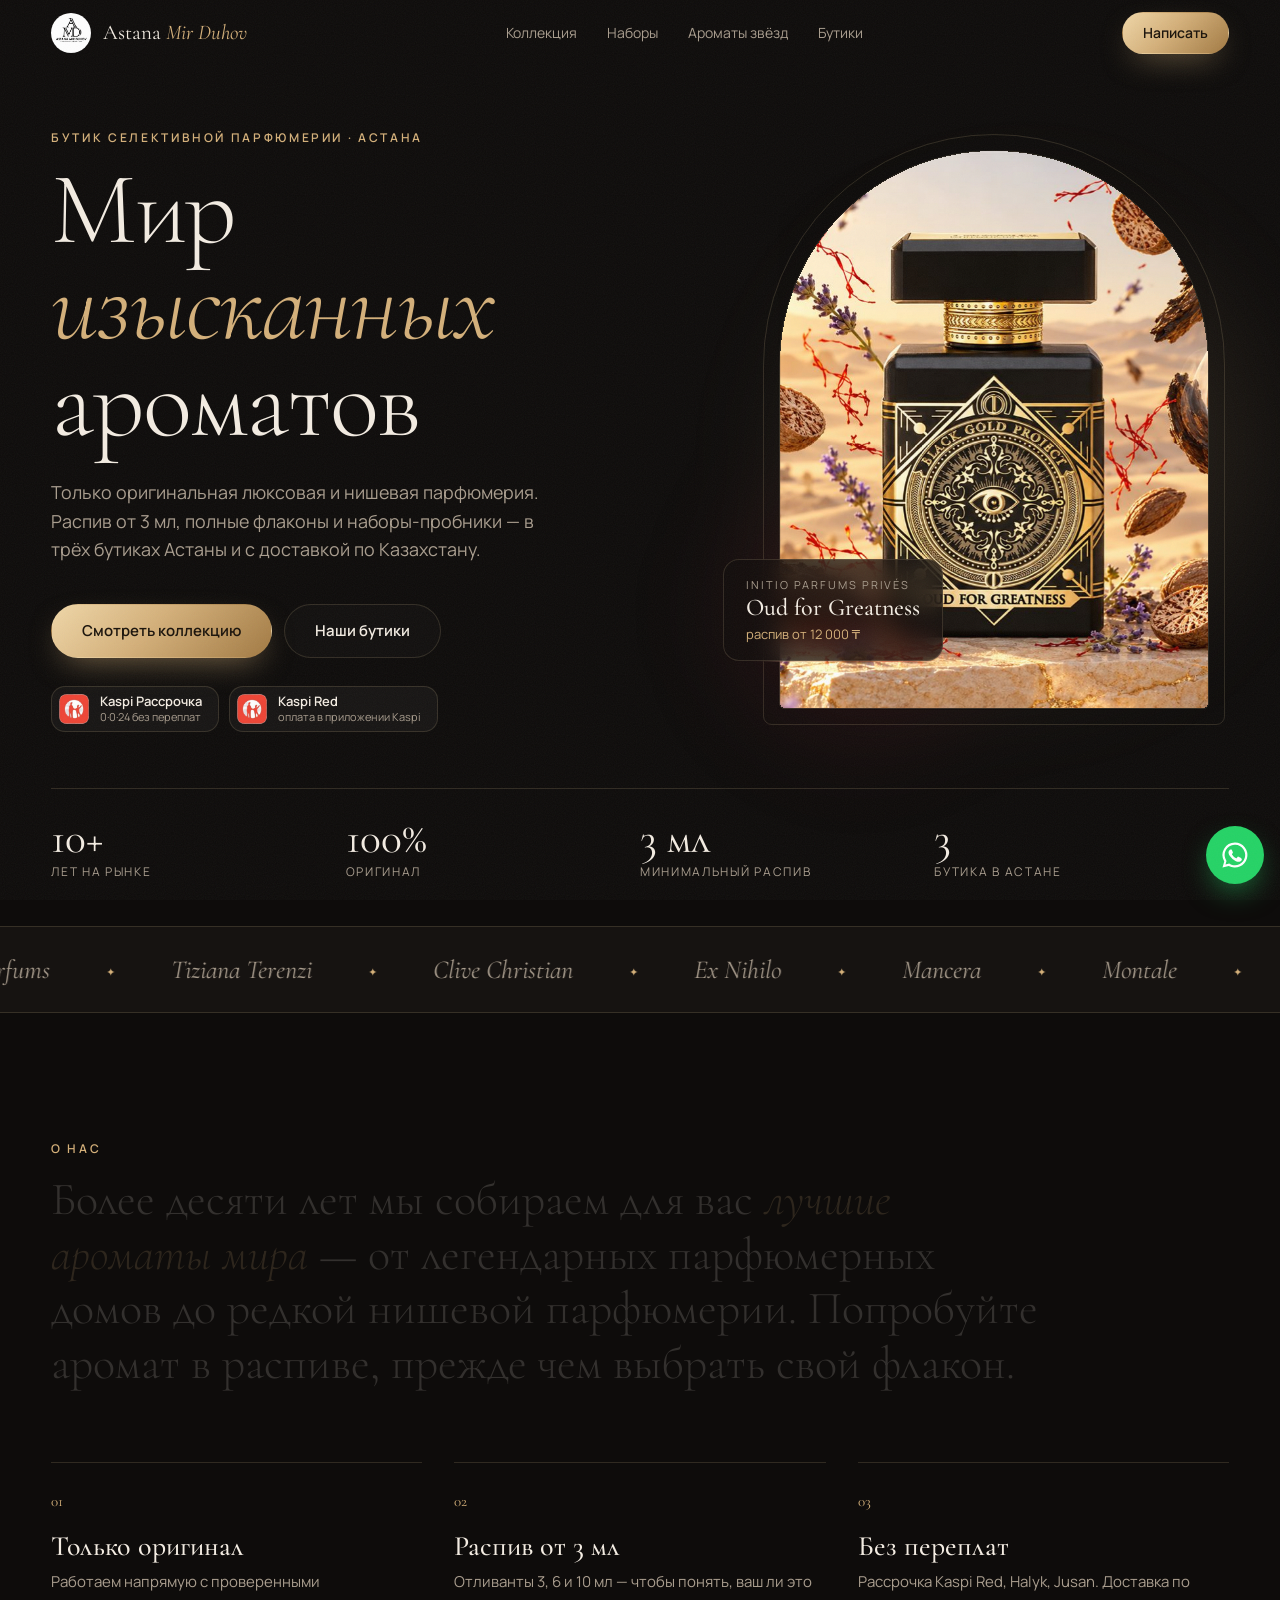
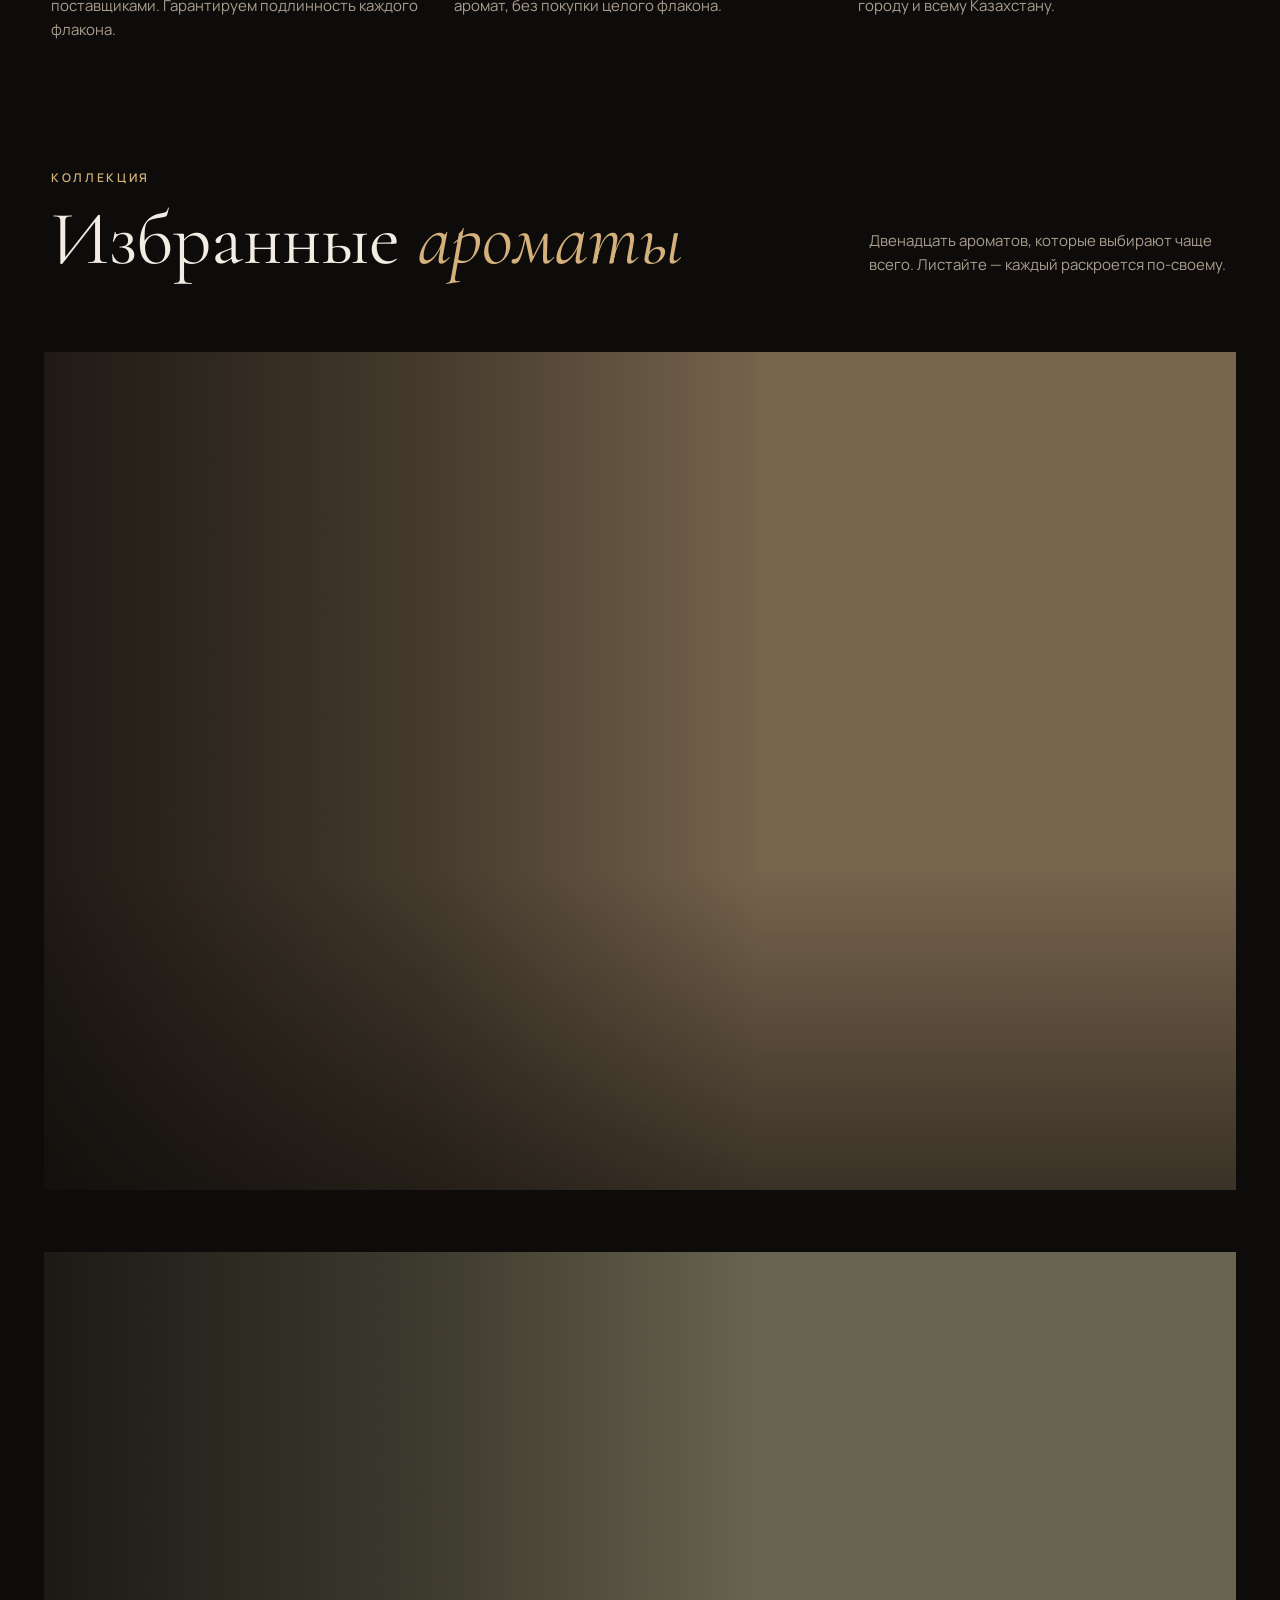
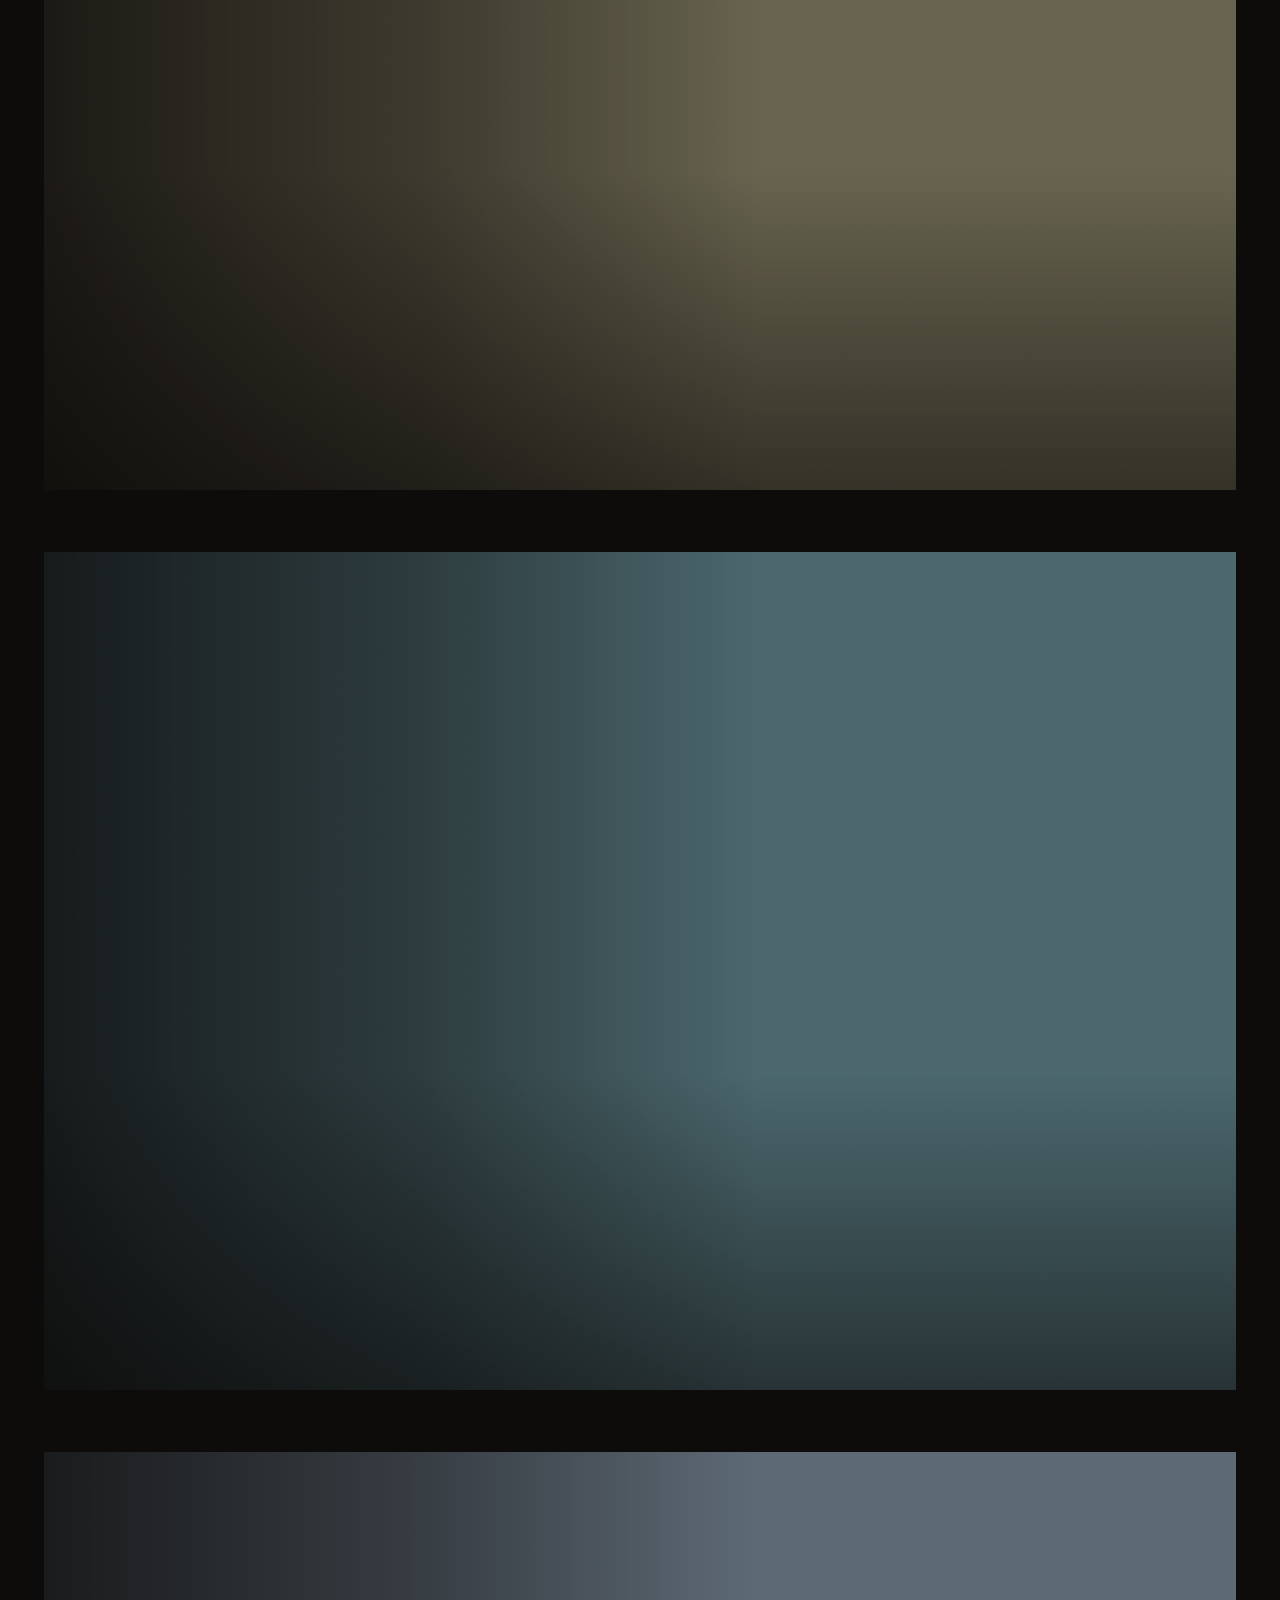
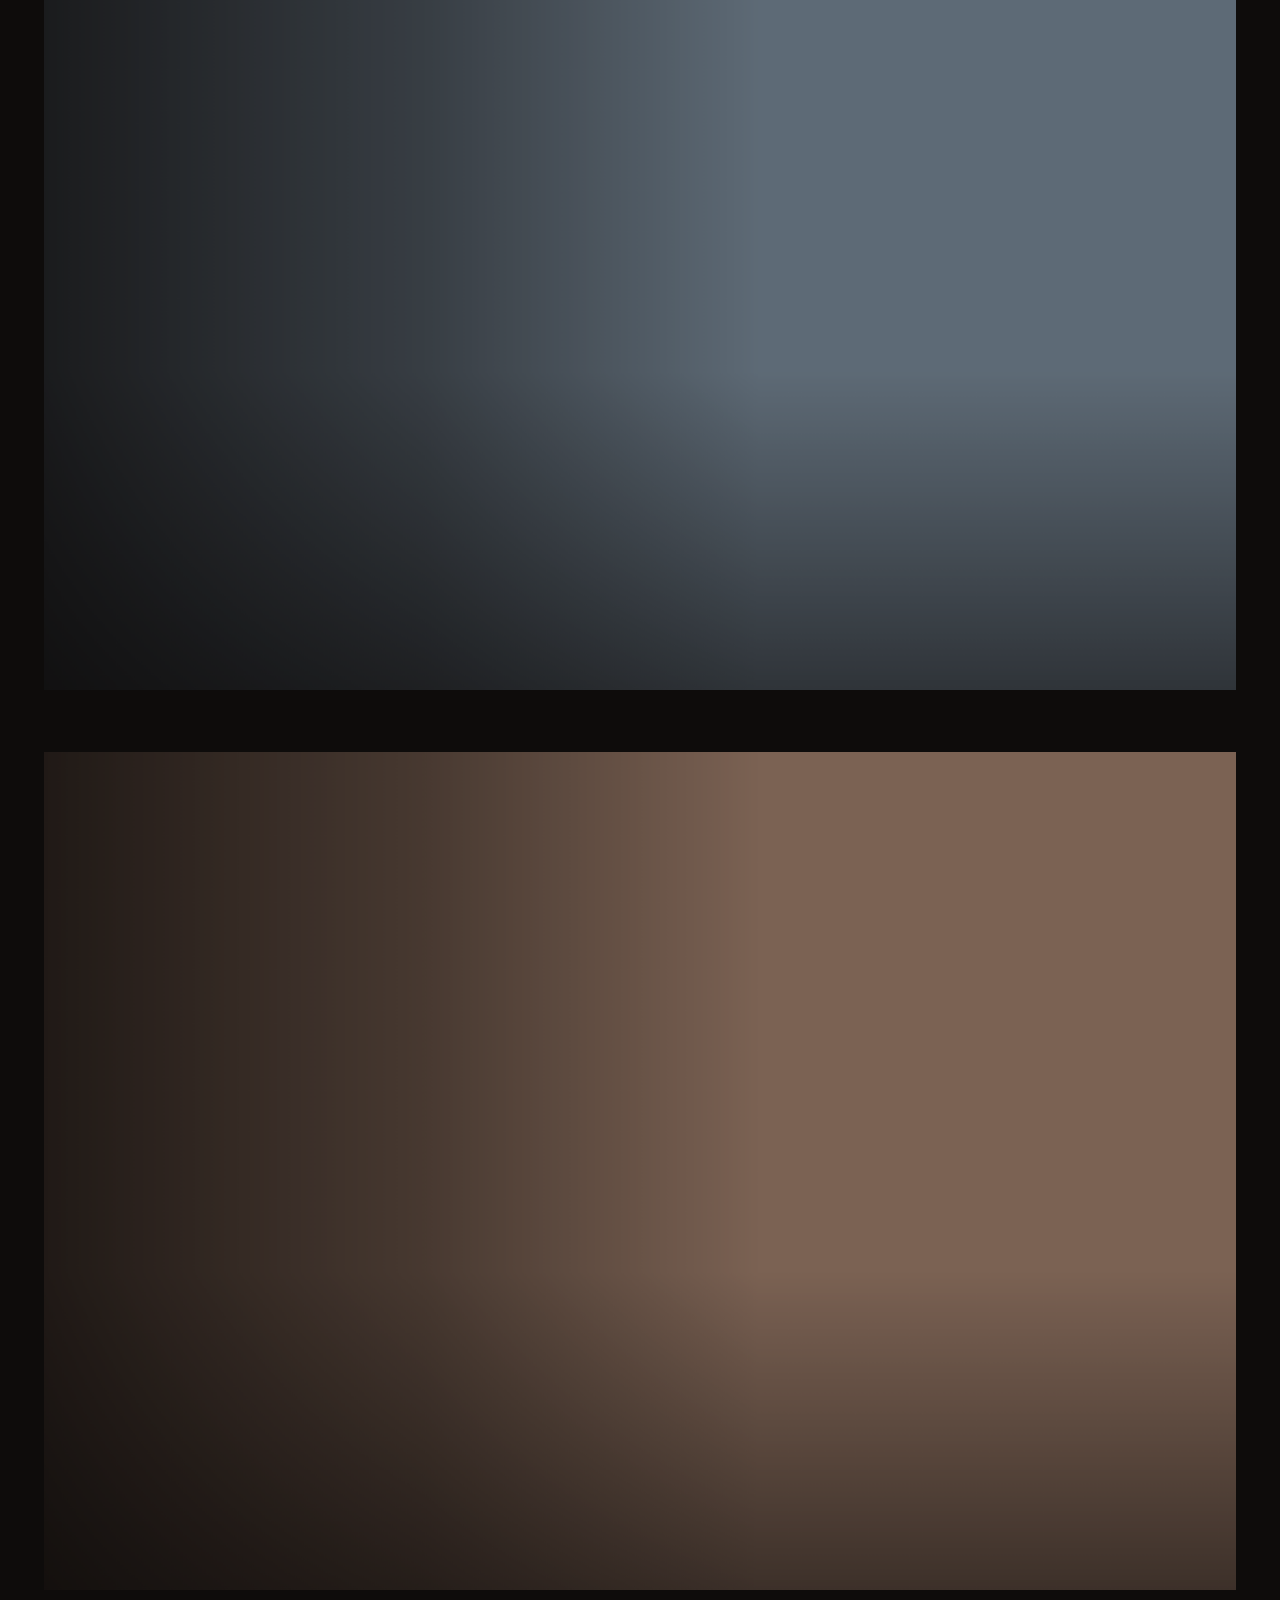
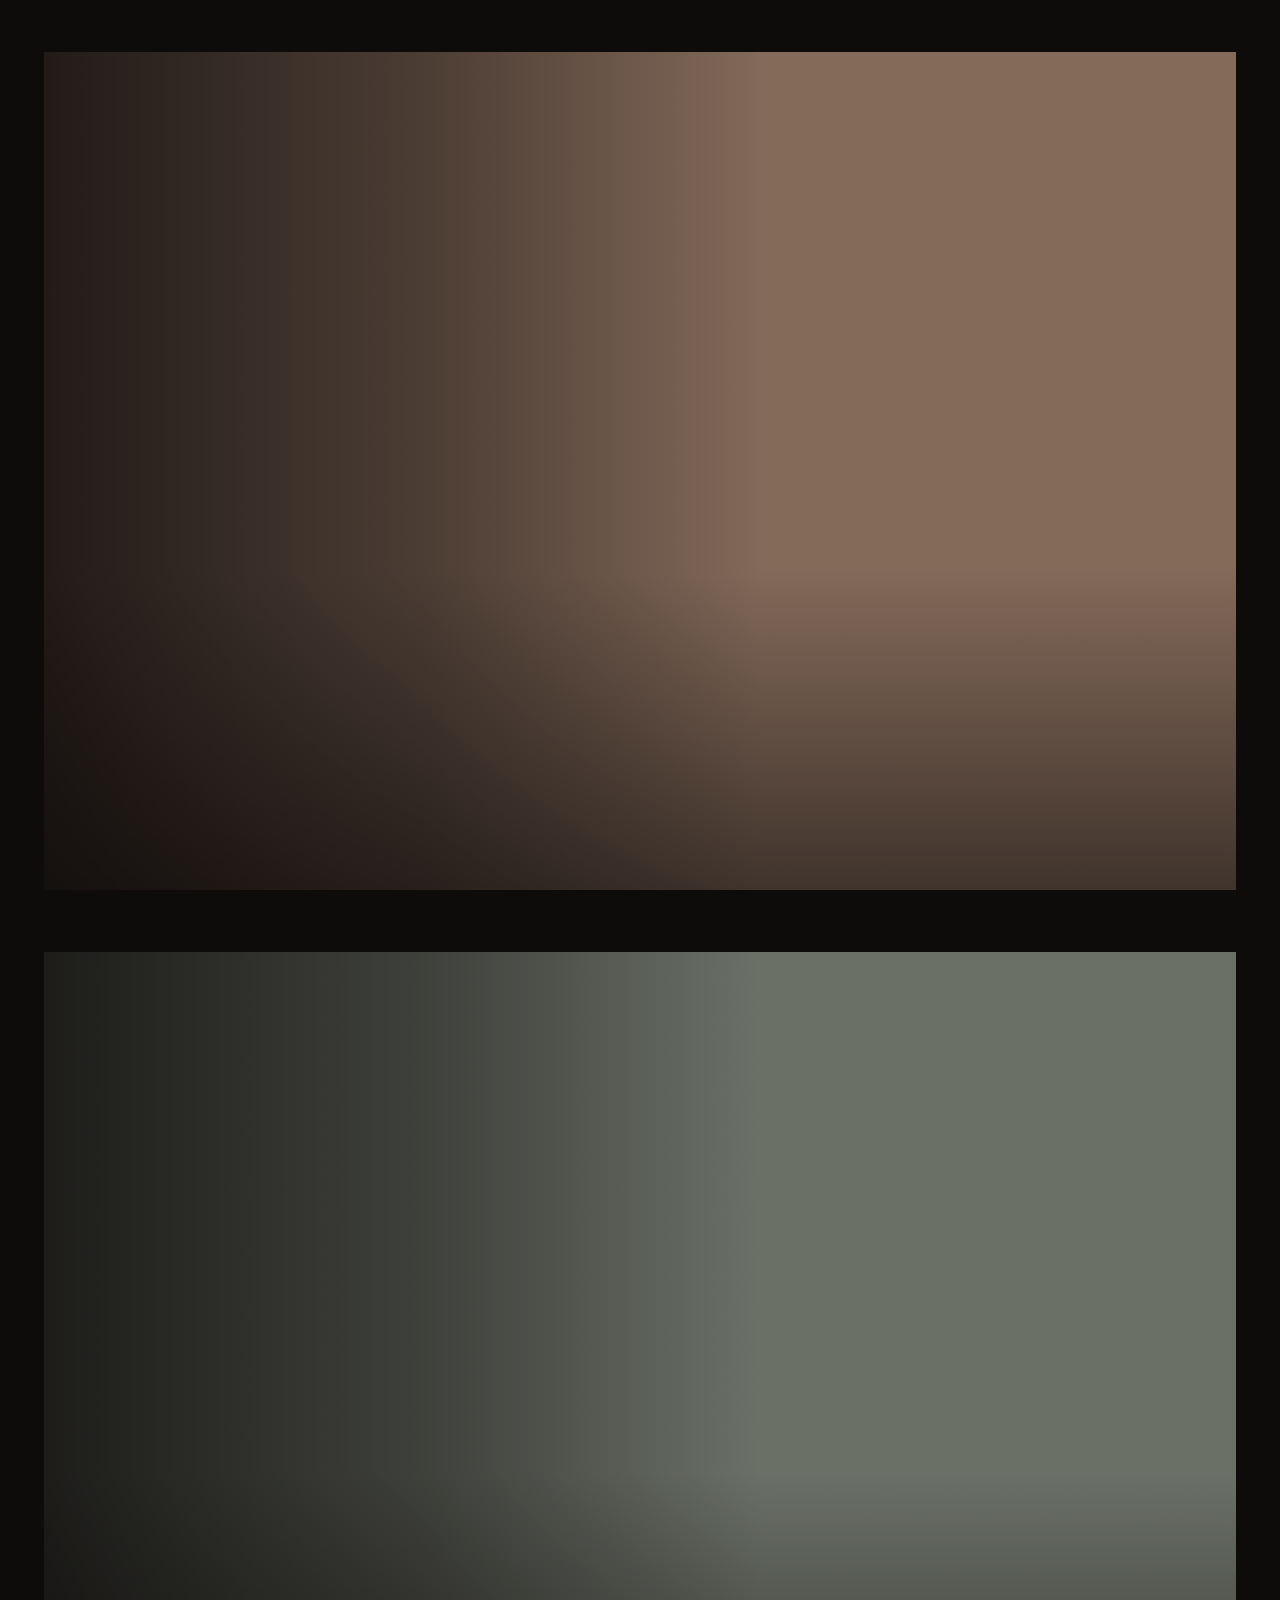
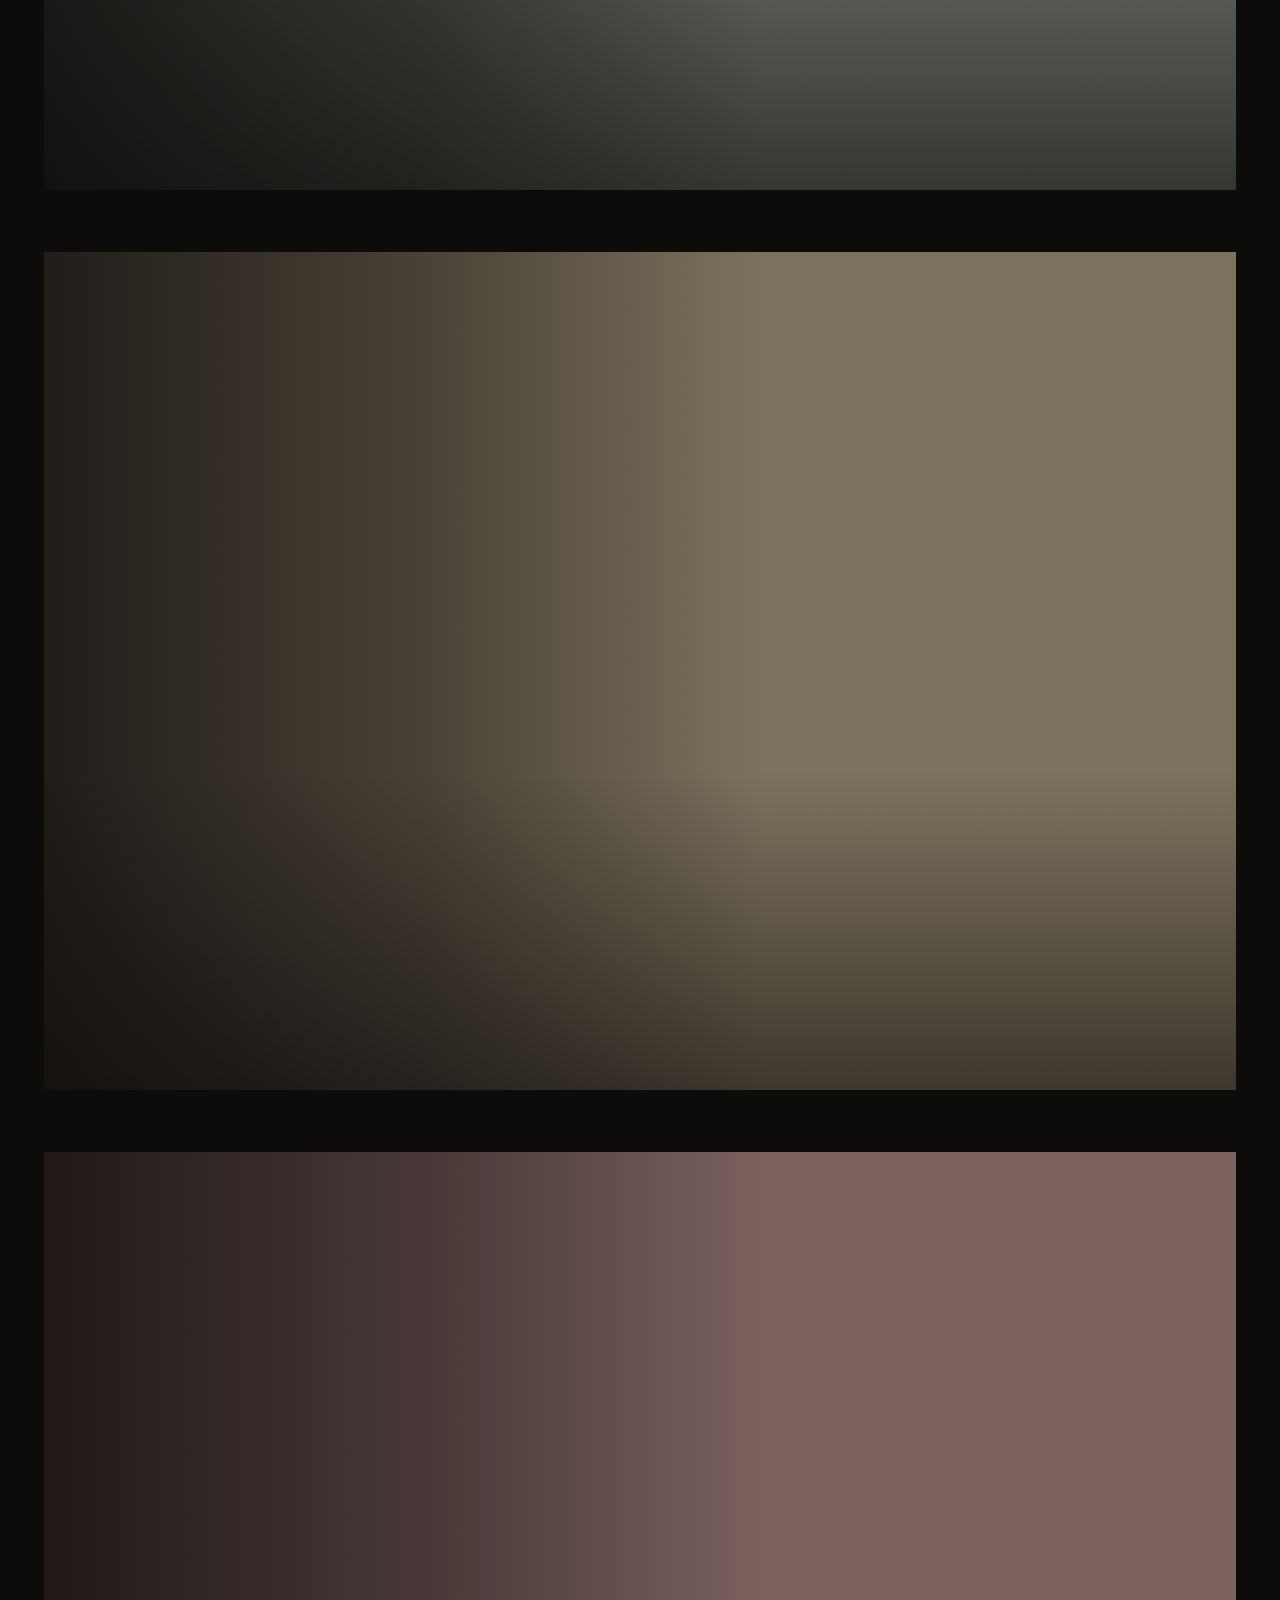
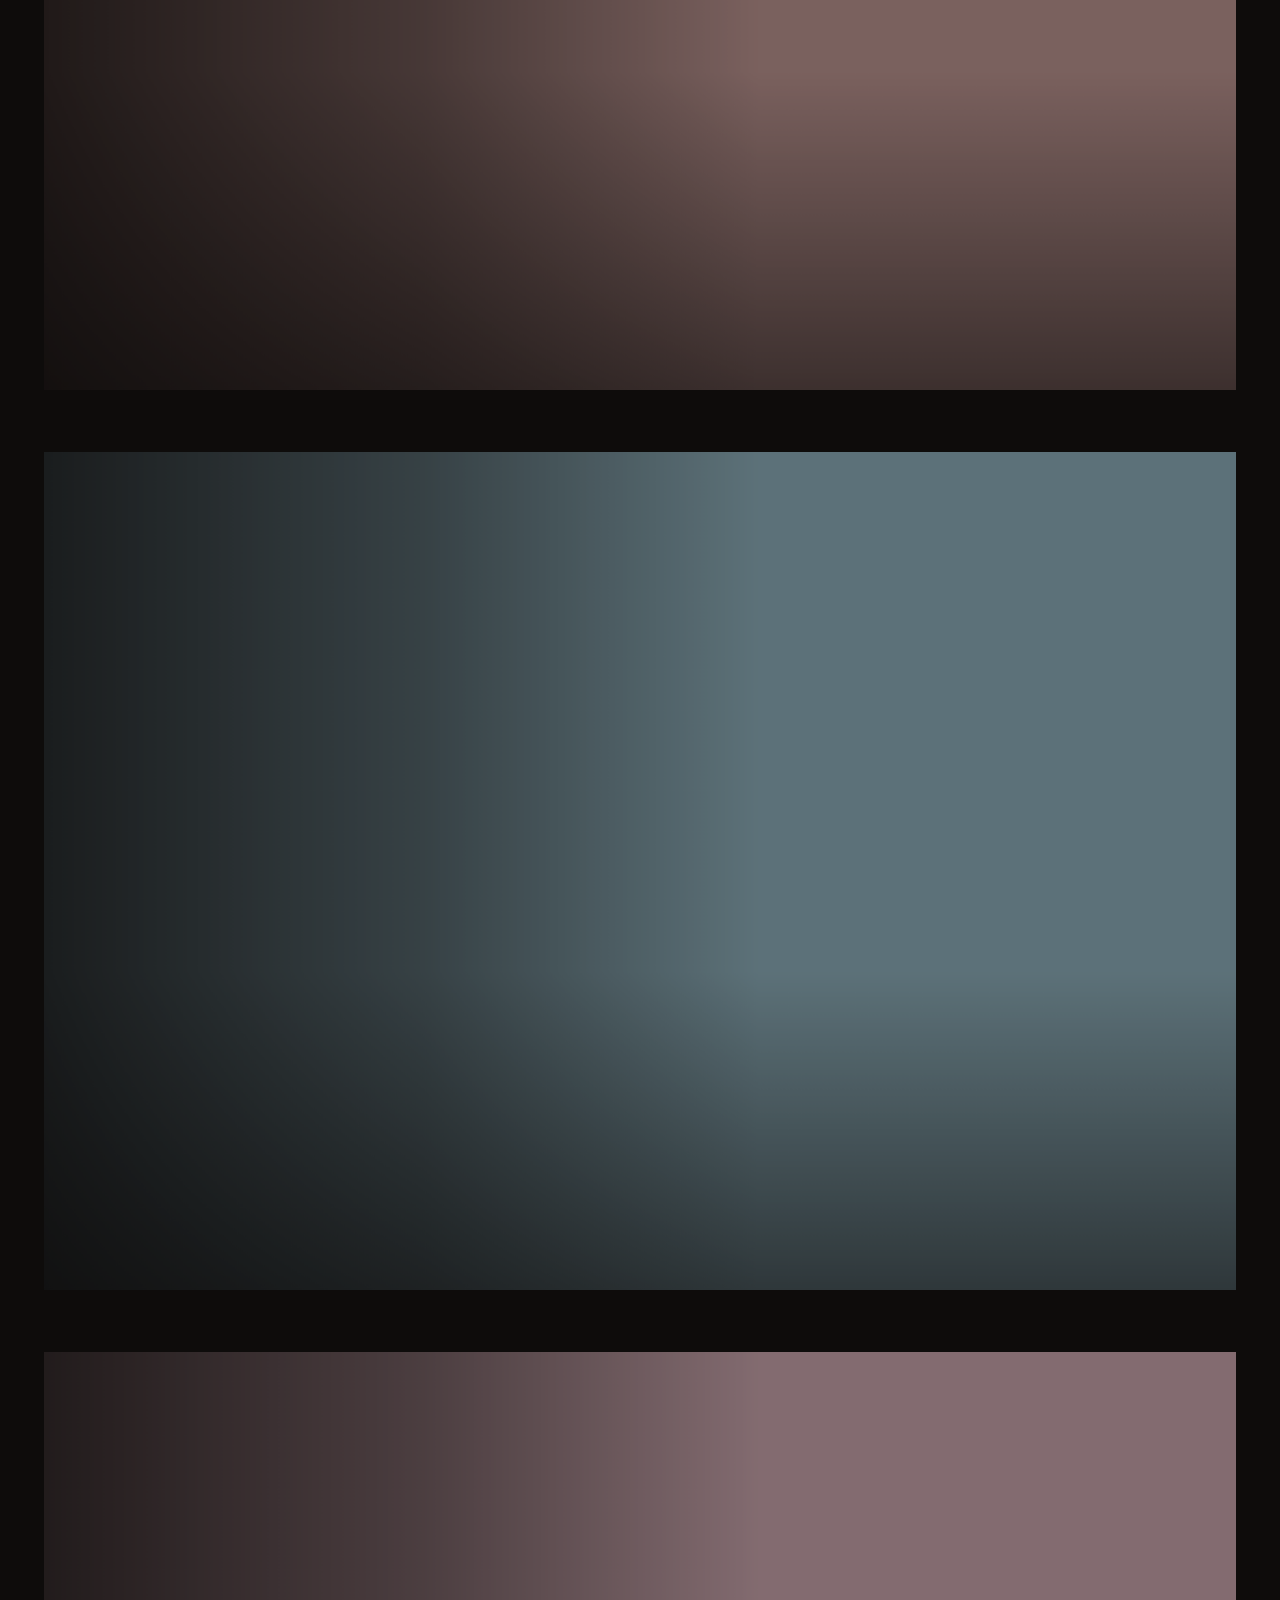
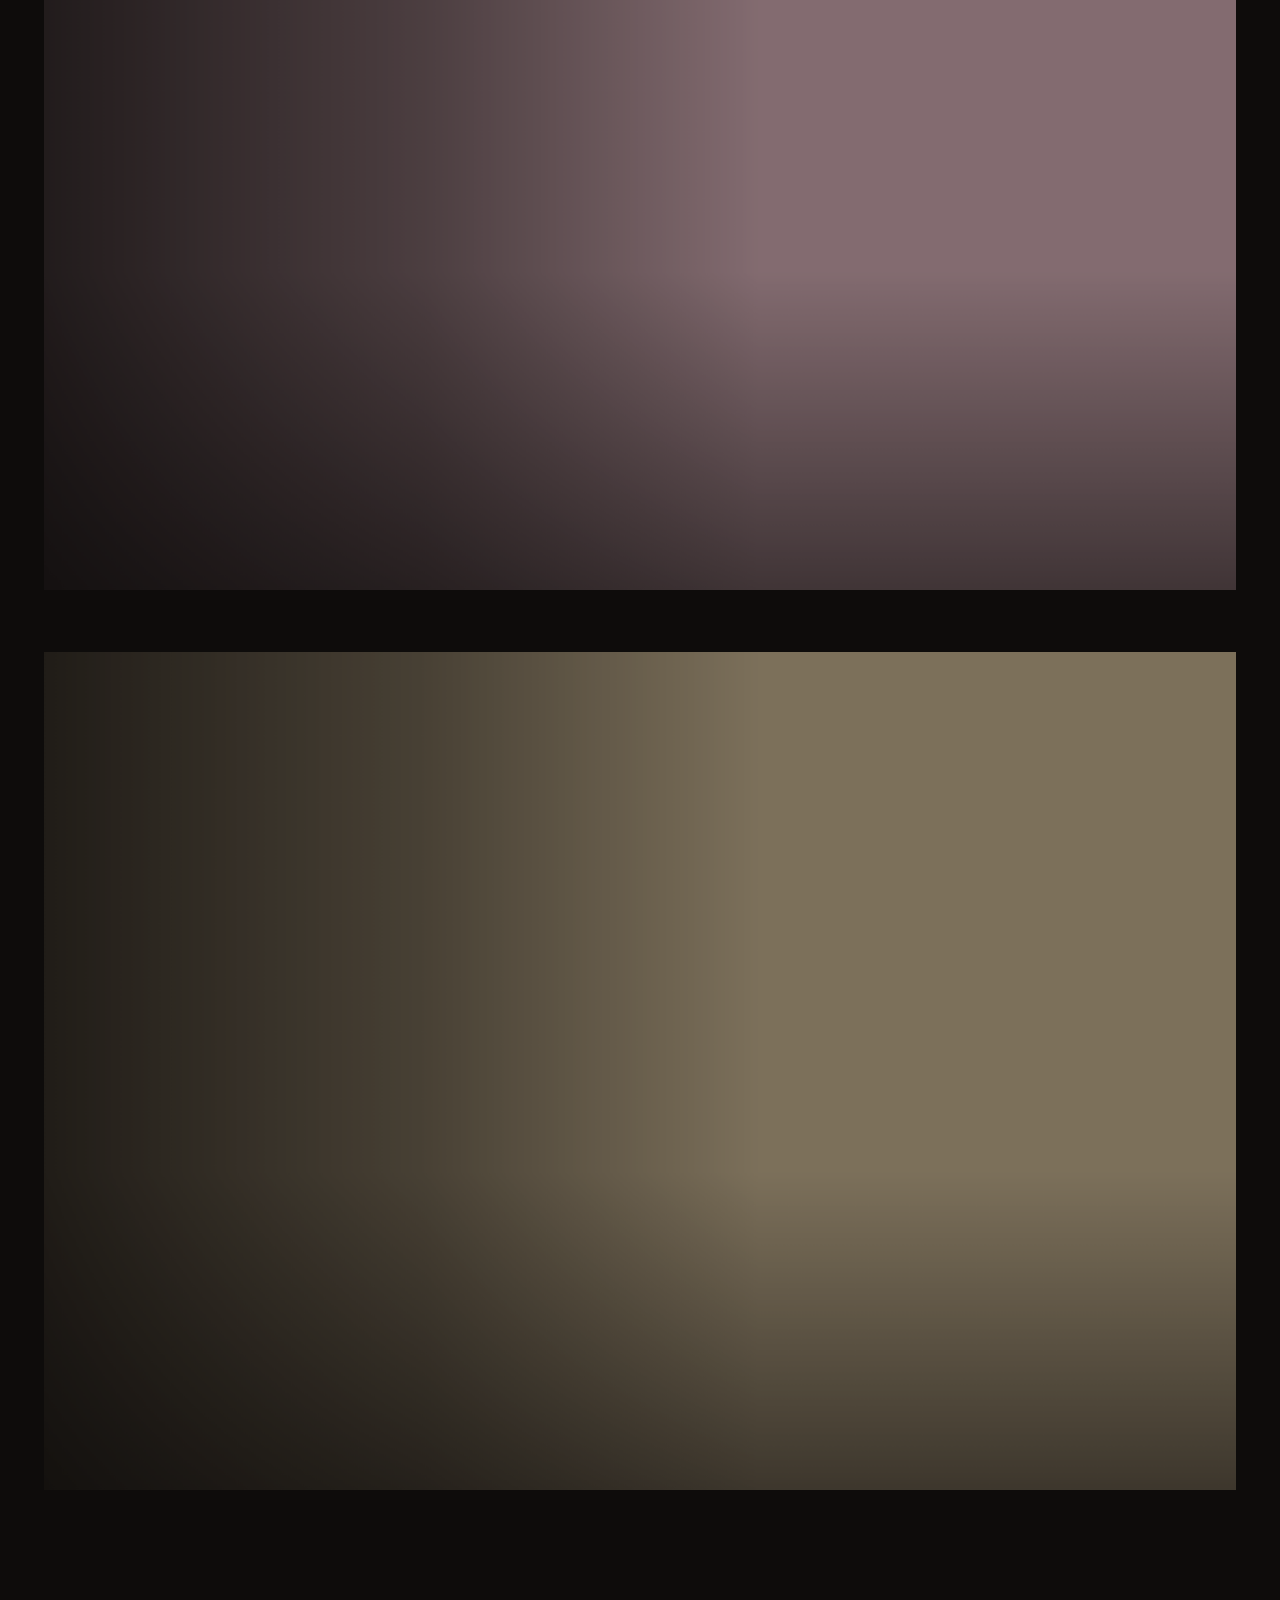
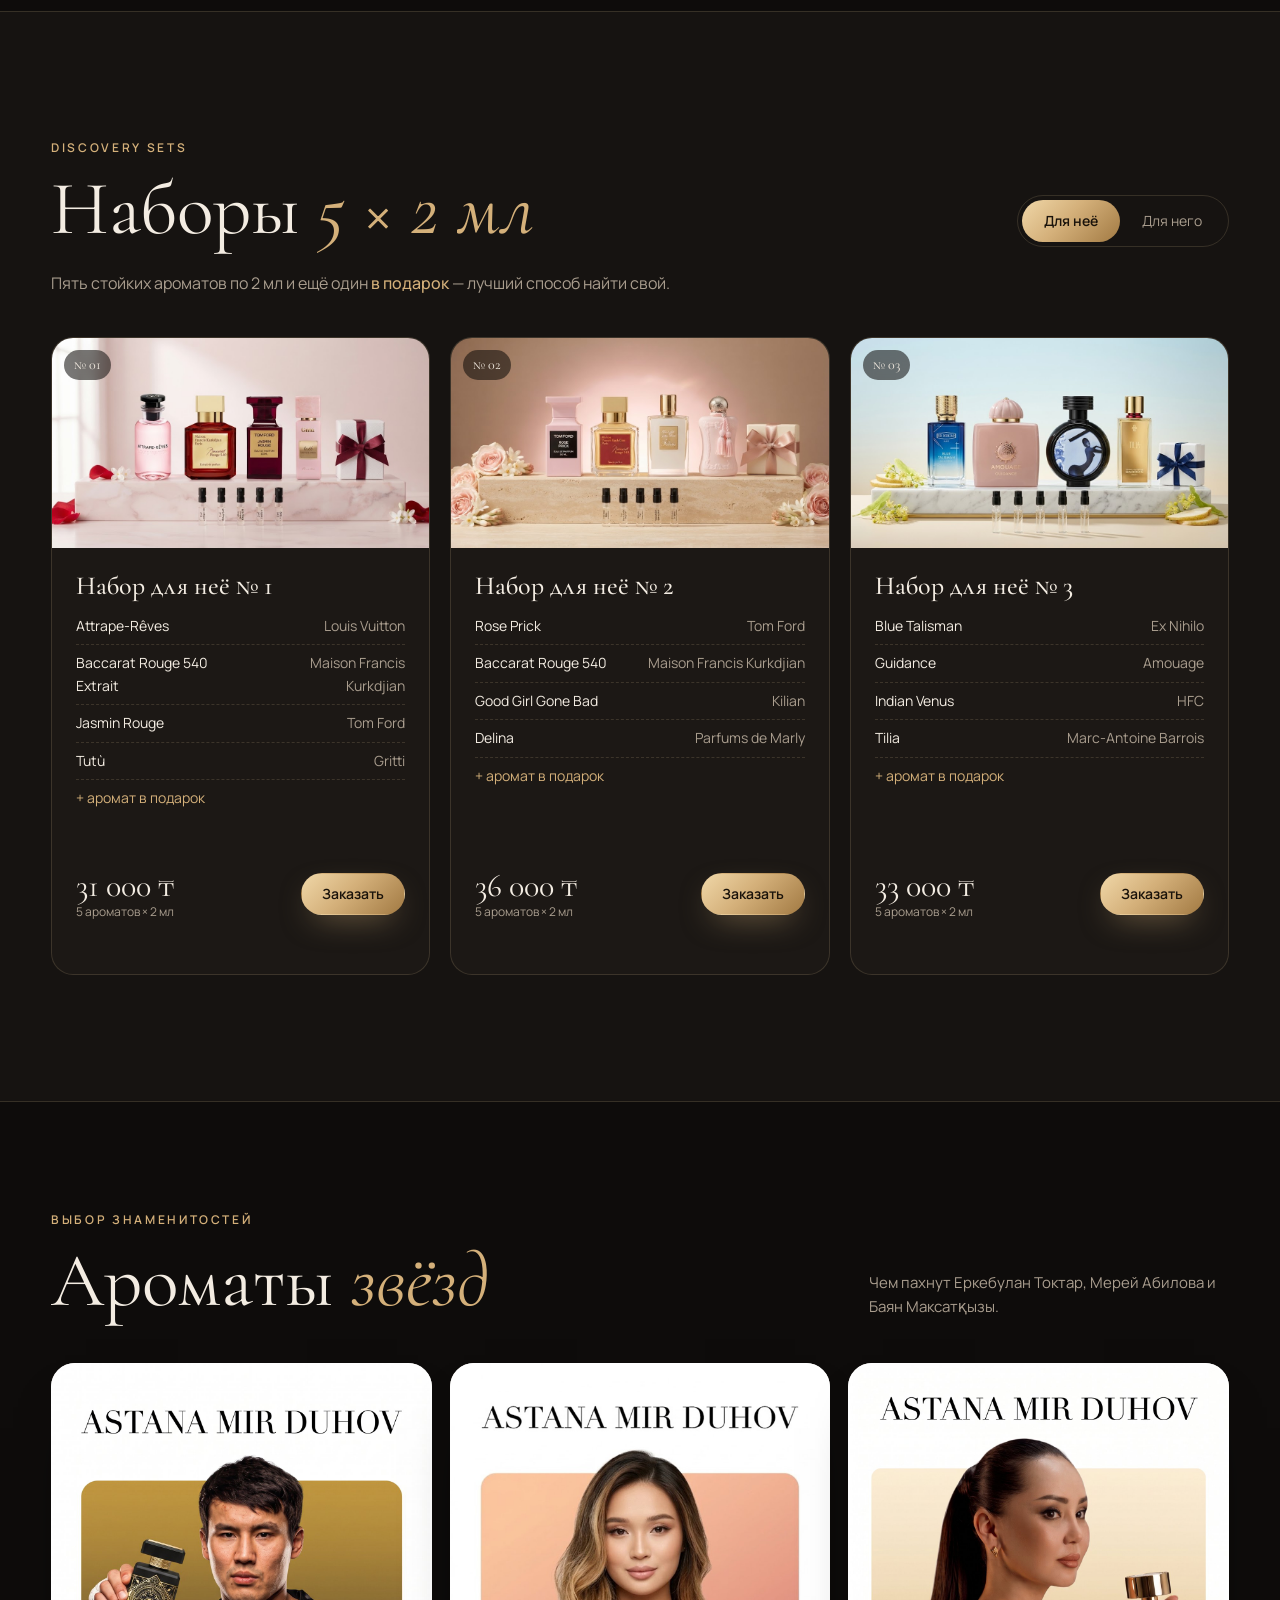
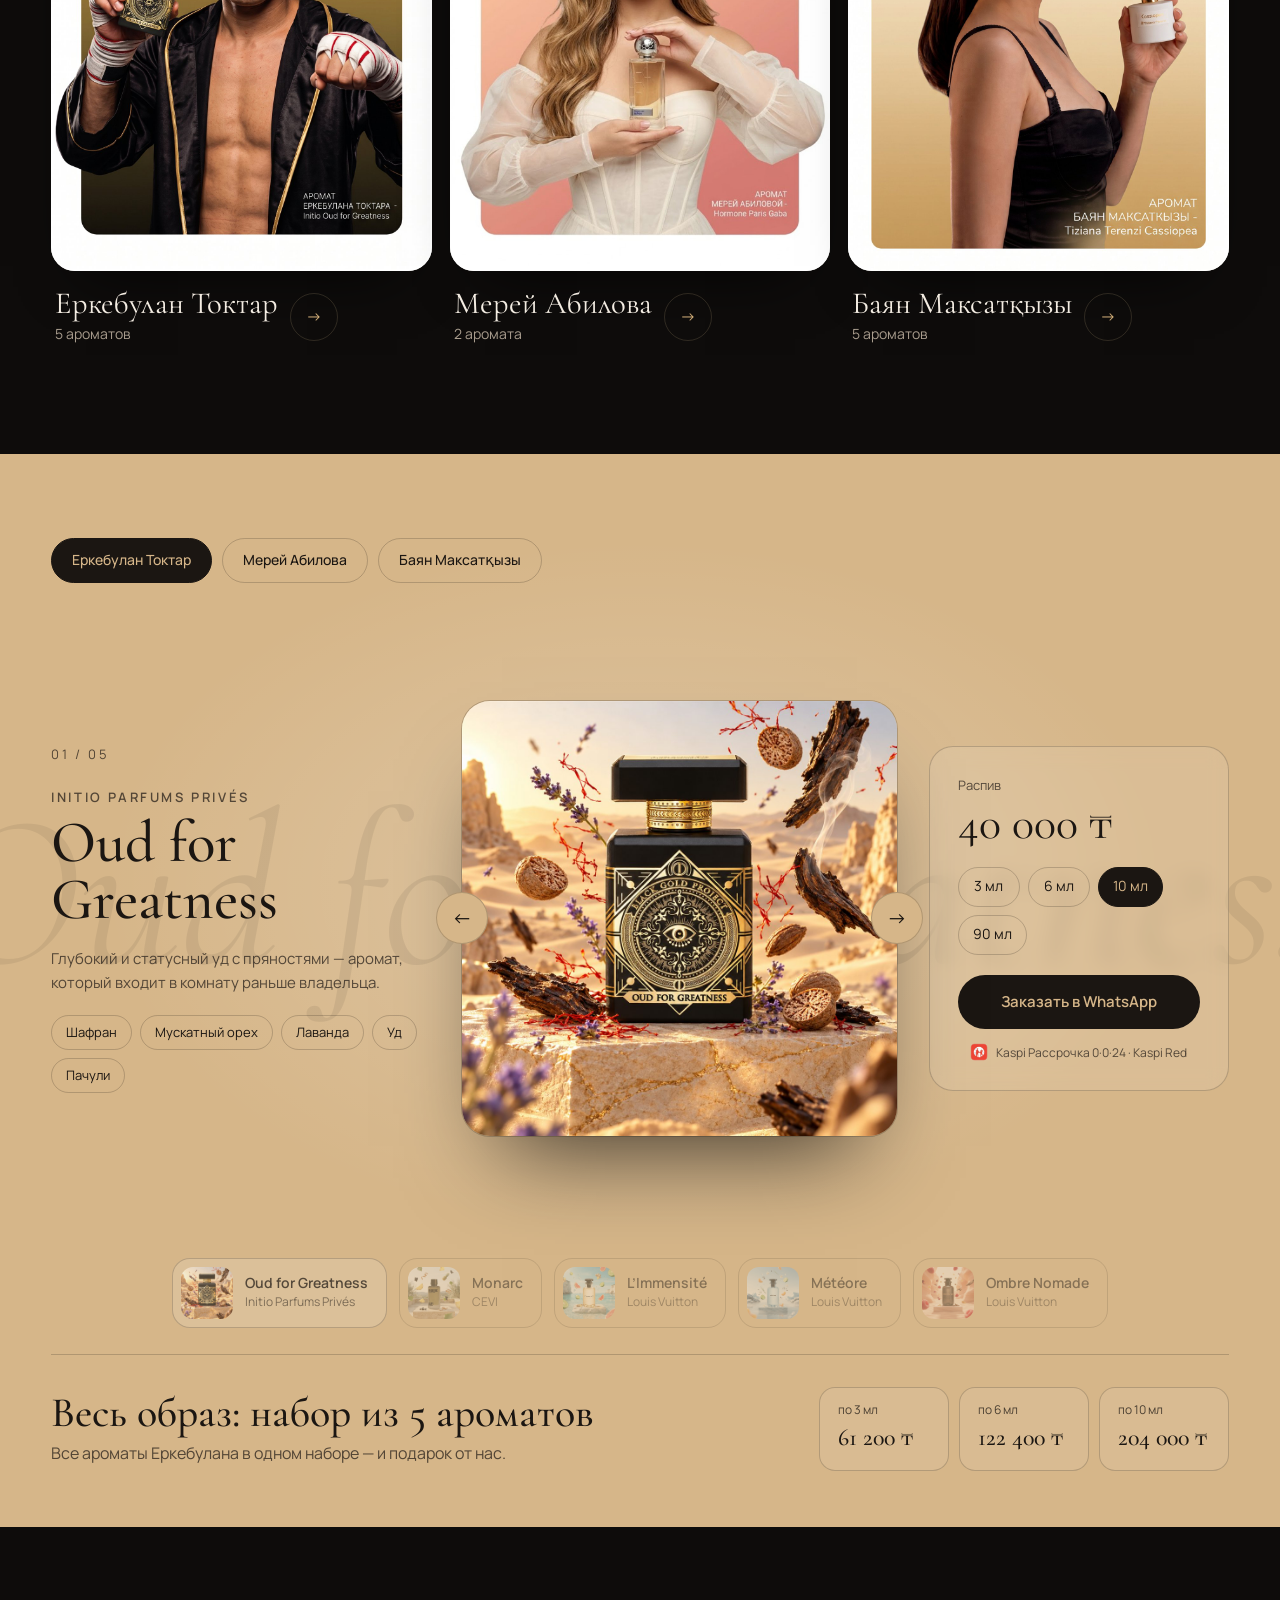
<file: index.html>
<!doctype html>
<html lang="ru">
<head>
  <meta charset="utf-8">
  <meta name="viewport" content="width=device-width, initial-scale=1, viewport-fit=cover">
  <title>Astana Mir Duhov — бутик селективной парфюмерии в Астане</title>
  <meta name="description" content="Оригинальная селективная и люксовая парфюмерия в Астане. Распив от 3 мл, полные флаконы, наборы-пробники. Три бутика, рассрочка Kaspi, Halyk, Jusan, доставка по Казахстану.">
  <meta name="theme-color" content="#0c0a09">
  <link rel="icon" href="_исходники_taplink/0_логотип.jpg">
  <link rel="preconnect" href="https://fonts.googleapis.com">
  <link rel="preconnect" href="https://fonts.gstatic.com" crossorigin>
  <link href="https://fonts.googleapis.com/css2?family=Cormorant+Garamond:ital,wght@0,300;0,400;0,500;0,600;1,300;1,400;1,500&family=Manrope:wght@300;400;500;600;700&display=swap" rel="stylesheet">
  <link rel="stylesheet" href="styles.css">
</head>
<body>

  <header class="header">
    <a href="#top" class="brand" aria-label="Astana Mir Duhov — наверх">
      <img src="_исходники_taplink/0_логотип.jpg" alt="" class="brand__logo" width="40" height="40">
      <span class="brand__name">Astana <em>Mir Duhov</em></span>
    </a>
    <nav class="nav" aria-label="Разделы">
      <a href="#collection">Коллекция</a>
      <a href="#sets">Наборы</a>
      <a href="#stars">Ароматы звёзд</a>
      <a href="#boutiques">Бутики</a>
    </nav>
    <button class="btn btn--gold btn--sm" data-order="">Написать</button>
  </header>

  <!-- 1. Первый экран -->
  <section class="hero" id="top">
    <div class="hero__glow" aria-hidden="true"></div>
    <div class="hero__text">
      <p class="eyebrow">Бутик селективной парфюмерии · Астана</p>
      <h1 class="hero__title">Мир <em>изысканных</em><br>ароматов</h1>
      <p class="hero__lead">Только оригинальная люксовая и нишевая парфюмерия. Распив от&nbsp;3&nbsp;мл, полные флаконы и&nbsp;наборы-пробники — в трёх бутиках Астаны и&nbsp;с&nbsp;доставкой по&nbsp;Казахстану.</p>
      <div class="hero__actions">
        <a href="#collection" class="btn btn--gold">Смотреть коллекцию</a>
        <a href="#boutiques" class="btn btn--ghost">Наши бутики</a>
      </div>
      <div class="pay hero__pay" aria-label="Способы оплаты">
        <span class="pay__badge"><img src="assets/brand/kaspi.png" alt="" width="32" height="32"><span><b>Kaspi Рассрочка</b><small>0·0·24 без переплат</small></span></span>
        <span class="pay__badge"><img src="assets/brand/kaspi.png" alt="" width="32" height="32"><span><b>Kaspi Red</b><small>оплата в приложении Kaspi</small></span></span>
      </div>
    </div>
    <figure class="hero__art">
      <div class="hero__arch">
        <div class="hero__slides" id="hero-slides" data-speed="0.05"><!-- script.js: вся коллекция по очереди --></div>
      </div>
      <figcaption class="hero__tag" id="hero-tag">
        <span id="hero-brand"></span>
        <b id="hero-name"></b>
        <small id="hero-price"></small>
      </figcaption>
      <span class="hero__ring" aria-hidden="true"></span>
    </figure>
    <ul class="hero__stats">
      <li><b>10+</b><span>лет на рынке</span></li>
      <li><b>100%</b><span>оригинал</span></li>
      <li><b>3 мл</b><span>минимальный распив</span></li>
      <li><b>3</b><span>бутика в Астане</span></li>
    </ul>
  </section>

  <!-- 2. Бренды -->
  <div class="marquee" aria-label="Бренды в наших бутиках">
    <div class="marquee__track" id="marquee"><!-- script.js --></div>
  </div>

  <!-- 3. О магазине -->
  <section class="about">
    <p class="eyebrow">О нас</p>
    <p class="about__text reveal">Более десяти лет мы собираем для вас <em>лучшие ароматы мира</em> — от легендарных парфюмерных домов до редкой нишевой парфюмерии. Попробуйте аромат в распиве, прежде чем выбрать свой флакон.</p>
    <ul class="about__points">
      <li class="reveal"><span>01</span><b>Только оригинал</b><p>Работаем напрямую с проверенными поставщиками. Гарантируем подлинность каждого флакона.</p></li>
      <li class="reveal"><span>02</span><b>Распив от 3 мл</b><p>Отливанты 3, 6 и 10 мл — чтобы понять, ваш ли это аромат, без покупки целого флакона.</p></li>
      <li class="reveal"><span>03</span><b>Без переплат</b><p>Рассрочка Kaspi Red, Halyk, Jusan. Доставка по городу и всему Казахстану.</p></li>
    </ul>
  </section>

  <!-- 4. Коллекция -->
  <section class="collection" id="collection">
    <div class="section-head section-head--row">
      <div>
        <p class="eyebrow">Коллекция</p>
        <h2 class="section-title">Избранные <em>ароматы</em></h2>
      </div>
      <p class="section-sub">Двенадцать ароматов, которые выбирают чаще всего. Листайте — каждый раскроется по-своему.</p>
    </div>
    <div class="story" id="story"><!-- script.js --></div>
  </section>

  <!-- Счётчик коллекции сбоку -->
  <nav class="story-nav" id="story-nav" aria-label="Ароматы коллекции">
    <span class="story-nav__count" id="story-count">01</span>
    <ol class="story-nav__dots" id="story-dots"></ol>
    <span class="story-nav__name" id="story-name"></span>
  </nav>

  <!-- 5. Наборы-пробники -->
  <section class="sets" id="sets">
    <div class="section-head section-head--row">
      <div>
        <p class="eyebrow">Discovery sets</p>
        <h2 class="section-title">Наборы <em>5 × 2 мл</em></h2>
      </div>
      <div class="seg" role="tablist" aria-label="Для кого">
        <button class="seg__btn" role="tab" aria-selected="true" data-for="w">Для неё</button>
        <button class="seg__btn" role="tab" aria-selected="false" data-for="m">Для него</button>
      </div>
    </div>
    <p class="sets__note">Пять стойких ароматов по 2 мл и ещё один <b>в подарок</b> — лучший способ найти свой.</p>
    <div class="sets__grid" id="sets-grid"><!-- script.js --></div>
  </section>

  <!-- 6. Ароматы звёзд -->
  <section class="stars" id="stars">
    <div class="section-head section-head--row">
      <div>
        <p class="eyebrow">Выбор знаменитостей</p>
        <h2 class="section-title">Ароматы <em>звёзд</em></h2>
      </div>
      <p class="section-sub">Чем пахнут Еркебулан Токтар, Мерей Абилова и Баян Максатқызы.</p>
    </div>
    <div class="stars__grid" id="stars-grid"><!-- script.js --></div>
  </section>

  <!-- Витрина ароматов -->
  <section class="stage" id="showcase" aria-live="polite">
    <div class="stage__word" id="stage-word" aria-hidden="true"></div>

    <div class="stage__top">
      <div class="stage__tabs" id="stage-tabs" role="tablist" aria-label="Звёзды"><!-- script.js --></div>
    </div>

    <div class="stage__body">
      <div class="stage__info">
        <p class="stage__count" id="stage-count"></p>
        <p class="stage__brand" id="stage-brand"></p>
        <h2 class="stage__name" id="stage-name"></h2>
        <p class="stage__desc" id="stage-desc"></p>
        <ul class="stage__notes" id="stage-notes"></ul>
      </div>

      <div class="stage__visual" id="stage-visual">
        <div class="stage__halo" aria-hidden="true"></div>
        <img class="stage__bottle" id="stage-bottle" alt="">
        <div class="stage__shadow" aria-hidden="true"></div>
        <button class="stage__arrow stage__arrow--prev" id="stage-prev" aria-label="Предыдущий аромат">←</button>
        <button class="stage__arrow stage__arrow--next" id="stage-next" aria-label="Следующий аромат">→</button>
      </div>

      <div class="stage__buy">
        <p class="stage__label">Распив</p>
        <p class="stage__price" id="stage-price"></p>
        <div class="volumes" id="stage-volumes" role="group" aria-label="Объём"></div>
        <button class="btn btn--ink" id="stage-order">Заказать в WhatsApp</button>
        <p class="stage__perk pay-mini"><img src="assets/brand/kaspi.png" alt="Kaspi" width="18" height="18">Kaspi Рассрочка 0·0·24 · Kaspi Red</p>
      </div>
    </div>

    <div class="stage__thumbs" id="stage-thumbs" role="tablist" aria-label="Ароматы"><!-- script.js --></div>
  </section>

  <!-- Набор / совет выбранной звезды -->
  <section class="bundle" id="bundle"><!-- script.js --></section>

  <!-- 7. Оплата и доставка -->
  <section class="service">
    <div class="service__grid">
      <div class="service__item reveal">
        <p class="eyebrow">Оплата</p>
        <h3>Рассрочка <span>0·0·24</span></h3>
        <p>Kaspi Red и рассрочка, Halyk, Jusan. Без процентов и переплат — оформим прямо в бутике или онлайн.</p>
        <div class="pay">
          <span class="pay__badge"><img src="assets/brand/kaspi.png" alt="" width="32" height="32"><span><b>Kaspi Рассрочка</b><small>0·0·24</small></span></span>
          <span class="pay__badge"><img src="assets/brand/kaspi.png" alt="" width="32" height="32"><span><b>Kaspi Red</b><small>в приложении Kaspi</small></span></span>
        </div>
      </div>
      <div class="service__item reveal">
        <p class="eyebrow">Доставка</p>
        <h3>По всему <span>Казахстану</span></h3>
        <p>Доставим по Астане и в любой город страны. Заказ — на удобную вам сумму.</p>
      </div>
      <div class="service__item reveal">
        <p class="eyebrow">Telegram</p>
        <h3>Акции <span>и новинки</span></h3>
        <p>Подписчики первыми узнают о скидках и поступлениях.</p>
        <a href="https://t.me/+CQLLQRaKMa81ODUy" target="_blank" rel="noopener" class="link-arrow">Подписаться →</a>
      </div>
    </div>
  </section>

  <!-- 8. Бутики -->
  <section class="boutiques" id="boutiques">
    <div class="section-head">
      <p class="eyebrow">Попробуйте вживую</p>
      <h2 class="section-title">Наши <em>бутики</em></h2>
    </div>
    <div class="boutiques__grid" id="boutiques-grid"><!-- script.js --></div>
  </section>

  <footer class="footer">
    <div class="footer__brand">
      <img src="_исходники_taplink/0_логотип.jpg" alt="Astana Mir Duhov" width="64" height="64">
      <p class="footer__name">Astana <em>Mir Duhov</em></p>
      <p>Бутик селективной парфюмерии · Астана</p>
      <p class="pay-mini footer__pay"><img src="assets/brand/kaspi.png" alt="Kaspi" width="18" height="18">Kaspi Рассрочка 0·0·24 · Kaspi Red</p>
    </div>
    <div class="footer__links">
      <a href="#collection">Коллекция</a>
      <a href="#sets">Наборы</a>
      <a href="#stars">Ароматы звёзд</a>
      <a href="#boutiques">Бутики</a>
      <a href="https://t.me/+CQLLQRaKMa81ODUy" target="_blank" rel="noopener">Telegram</a>
      <a href="https://wa.me/message/65YSUO7WEUECO1" target="_blank" rel="noopener">Сотрудничество</a>
    </div>
  </footer>

  <button class="fab" data-order="" aria-label="Написать в WhatsApp">
    <svg viewBox="0 0 24 24" aria-hidden="true"><path d="M12 2a10 10 0 0 0-8.6 15.1L2 22l5-1.3A10 10 0 1 0 12 2Zm0 18.2c-1.5 0-3-.4-4.3-1.2l-.3-.2-3 .8.8-2.9-.2-.3A8.2 8.2 0 1 1 12 20.2Zm4.5-6.1c-.2-.1-1.5-.7-1.7-.8-.2-.1-.4-.1-.6.1l-.8 1c-.1.2-.3.2-.5.1a6.7 6.7 0 0 1-3.3-2.9c-.3-.4.3-.4.7-1.4.1-.2 0-.3 0-.4l-.8-1.8c-.2-.5-.4-.4-.6-.4h-.5a1 1 0 0 0-.7.3 3 3 0 0 0-.9 2.2 5.2 5.2 0 0 0 1.1 2.7 11.8 11.8 0 0 0 4.5 4c1.7.7 2.3.8 3.2.6.5-.1 1.5-.6 1.7-1.2.2-.6.2-1.1.2-1.2-.1-.1-.3-.2-.5-.3Z"/></svg>
  </button>

  <dialog class="qb" id="quick-buy">
    <form method="dialog" class="qb__inner">
      <button class="sheet__close" value="close" aria-label="Закрыть">×</button>
      <img class="qb__img" id="qb-img" alt="">
      <div class="qb__body">
        <p class="qb__brand" id="qb-brand"></p>
        <h3 class="qb__name" id="qb-name"></h3>
        <p class="qb__notes" id="qb-notes"></p>
        <p class="qb__label" id="qb-label">Распив</p>
        <p class="qb__price" id="qb-price"></p>
        <div class="volumes" id="qb-volumes" role="group" aria-label="Объём"></div>
        <button class="btn btn--gold qb__order" id="qb-order" type="button">Заказать в WhatsApp</button>
        <p class="qb__perk pay-mini"><img src="assets/brand/kaspi.png" alt="Kaspi" width="18" height="18">Kaspi Рассрочка 0·0·24 · Kaspi Red</p>
        <p class="qb__star" id="qb-star"></p>
      </div>
    </form>
  </dialog>

  <dialog class="sv" id="set-view">
    <form method="dialog" class="sv__inner">
      <button class="sheet__close" value="close" aria-label="Закрыть">×</button>
      <img class="sv__img" id="sv-img" alt="">
      <div class="sv__bar">
        <div>
          <h3 class="sv__title" id="sv-title"></h3>
          <p class="sv__meta">5 ароматов × 2 мл · <span id="sv-price"></span> · + аромат в подарок</p>
        </div>
        <button class="btn btn--gold btn--sm" type="button" id="sv-order" data-order="">Заказать</button>
      </div>
    </form>
  </dialog>

  <dialog class="sheet" id="order-sheet">
    <form method="dialog" class="sheet__inner">
      <button class="sheet__close" value="close" aria-label="Закрыть">×</button>
      <p class="eyebrow">Оформление заказа</p>
      <h3 class="sheet__title">В какой бутик написать?</h3>
      <p class="sheet__item" id="order-item"></p>
      <div class="sheet__list" id="order-list"></div>
    </form>
  </dialog>

  <script src="script.js"></script>
</body>
</html>
</file>
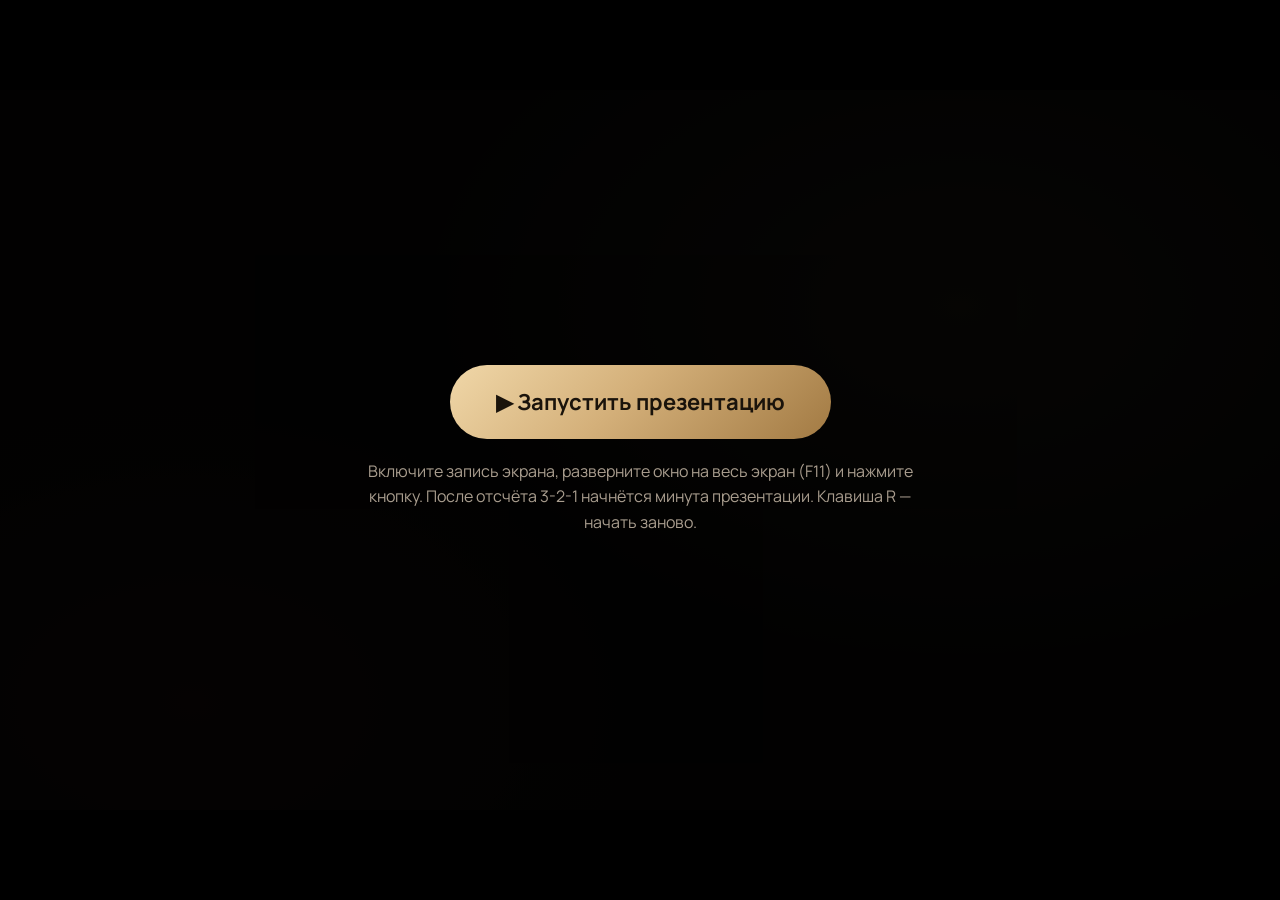
<file: presentation.html>
<!doctype html>
<html lang="ru">
<head>
  <meta charset="utf-8">
  <meta name="viewport" content="width=device-width, initial-scale=1">
  <title>Astana Mir Duhov — до и после</title>
  <link rel="preconnect" href="https://fonts.googleapis.com">
  <link rel="preconnect" href="https://fonts.gstatic.com" crossorigin>
  <link href="https://fonts.googleapis.com/css2?family=Cormorant+Garamond:ital,wght@0,300;0,400;0,500;1,400&family=Manrope:wght@400;500;600;700&display=swap" rel="stylesheet">
  <style>
    :root {
      --bg: #0c0a09;
      --text: #f3ece2;
      --muted: #a99d8e;
      --gold: #d4b07a;
      --line: rgba(222, 196, 150, 0.18);
      --serif: "Cormorant Garamond", Georgia, serif;
      --sans: "Manrope", system-ui, sans-serif;
      --ease: cubic-bezier(0.22, 1, 0.36, 1);
    }
    * { box-sizing: border-box; }
    html, body { margin: 0; height: 100%; background: #000; overflow: hidden; }
    body.is-playing { cursor: none; }

    /* сцена 1920×1080, масштабируется под окно */
    .stage {
      position: absolute;
      left: 50%;
      top: 50%;
      width: 1920px;
      height: 1080px;
      transform-origin: center;
      background:
        radial-gradient(60% 70% at 75% 30%, rgba(212, 176, 122, 0.14), transparent 70%),
        radial-gradient(50% 60% at 15% 85%, rgba(120, 30, 40, 0.18), transparent 70%),
        var(--bg);
      color: var(--text);
      font-family: var(--sans);
      overflow: hidden;
    }
    .scene {
      position: absolute;
      inset: 0;
      opacity: 0;
      pointer-events: none;
      transition: opacity 0.9s ease;
    }
    .scene.is-on { opacity: 1; }
    .eyebrow { margin: 0 0 18px; font-size: 18px; font-weight: 600; letter-spacing: 0.3em; text-transform: uppercase; color: var(--gold); }
    em { font-style: italic; color: var(--gold); }

    /* ---- заставка и финал ---- */
    .center { display: flex; flex-direction: column; align-items: center; justify-content: center; text-align: center; }
    .center img { width: 150px; height: 150px; border-radius: 50%; margin-bottom: 36px; }
    .big { margin: 0; font-family: var(--serif); font-weight: 300; font-size: 150px; line-height: 0.95; }
    .sub { margin: 30px 0 0; font-size: 26px; color: var(--muted); }
    .ba { display: flex; align-items: center; gap: 30px; margin-top: 46px; font-family: var(--serif); font-size: 56px; }
    .ba span:first-child { color: var(--muted); }
    .ba i { font-style: normal; color: var(--gold); font-size: 44px; }
    .scene .rise { opacity: 0; transform: translateY(30px); transition: opacity 1s var(--ease), transform 1s var(--ease); }
    .scene.is-on .rise { opacity: 1; transform: none; }
    .scene.is-on .rise:nth-child(2) { transition-delay: 0.15s; }
    .scene.is-on .rise:nth-child(3) { transition-delay: 0.3s; }
    .scene.is-on .rise:nth-child(4) { transition-delay: 0.45s; }
    .scene.is-on .rise:nth-child(5) { transition-delay: 0.6s; }
    .outro-points { display: flex; gap: 18px; margin-top: 46px; }
    .outro-points span { padding: 14px 26px; border: 1px solid var(--line); border-radius: 999px; font-size: 22px; }

    /* ---- телефон ---- */
    .phone {
      position: absolute;
      width: 420px;
      height: 860px;
      padding: 16px;
      border-radius: 64px;
      background: #111;
      box-shadow: 0 0 0 2px #2a2622, 0 60px 120px -40px rgba(0, 0, 0, 0.9);
    }
    .phone::before {
      content: "";
      position: absolute;
      left: 50%;
      top: 26px;
      width: 120px;
      height: 32px;
      translate: -50% 0;
      border-radius: 20px;
      background: #000;
      z-index: 3;
    }
    .phone__screen { position: relative; width: 100%; height: 100%; border-radius: 50px; overflow: hidden; background: #fff; }
    .phone__screen img { position: absolute; left: 0; top: 0; width: 100%; will-change: transform; }

    /* ---- «ДО» ---- */
    #before .phone { left: 300px; top: 110px; }
    .side { position: absolute; left: 860px; top: 200px; width: 820px; }
    .tag { display: inline-block; margin-bottom: 26px; padding: 10px 26px; border-radius: 999px; font-size: 22px; font-weight: 700; letter-spacing: 0.2em; }
    .tag--before { background: rgba(255, 255, 255, 0.08); color: var(--muted); }
    .tag--after { background: linear-gradient(135deg, #f0d7a8, #d4b07a 45%, #a27a43); color: #1a130b; }
    .side h2 { margin: 0 0 36px; font-family: var(--serif); font-weight: 400; font-size: 92px; line-height: 1; }
    .cons { list-style: none; margin: 0; padding: 0; display: grid; gap: 18px; }
    .cons li { display: flex; gap: 18px; align-items: baseline; font-size: 28px; color: #d9cfc2; opacity: 0; transform: translateX(-20px); transition: opacity 0.7s, transform 0.7s var(--ease); }
    .cons li::before { content: "—"; color: #b25a4f; }
    .cons li.is-on { opacity: 1; transform: none; }

    /* ---- «ПОСЛЕ» ---- */
    .laptop { position: absolute; left: 70px; top: 120px; width: 1240px; }
    .laptop__lid { padding: 22px 22px 26px; border-radius: 28px 28px 0 0; background: #151311; box-shadow: 0 0 0 2px #2a2622; }
    .laptop__screen { position: relative; width: 1196px; height: 748px; overflow: hidden; border-radius: 6px; background: #0c0a09; }
    .laptop__screen iframe { position: absolute; left: 0; top: 0; width: 1440px; height: 900px; border: 0; transform: scale(0.8306); transform-origin: 0 0; }
    .laptop__base { height: 26px; margin: 0 -60px; border-radius: 0 0 26px 26px; background: linear-gradient(#2b2723, #171412); }
    .steps { position: absolute; left: 1380px; top: 160px; width: 480px; }
    .steps h2 { margin: 0 0 34px; font-family: var(--serif); font-weight: 400; font-size: 64px; line-height: 1; }
    .steps ol { list-style: none; margin: 0; padding: 0; display: grid; gap: 10px; counter-reset: s; }
    .steps li {
      counter-increment: s;
      display: flex;
      gap: 16px;
      padding: 16px 20px;
      border-radius: 18px;
      border: 1px solid transparent;
      font-size: 22px;
      line-height: 1.3;
      color: rgba(243, 236, 226, 0.35);
      transition: all 0.6s var(--ease);
    }
    .steps li::before { content: counter(s, decimal-leading-zero); font-family: var(--serif); color: var(--gold); opacity: 0.5; }
    .steps li.is-on { color: var(--text); border-color: var(--line); background: rgba(255, 255, 255, 0.05); transform: translateX(-8px); }
    .steps li.is-on::before { opacity: 1; }
    .steps li small { display: block; margin-top: 4px; font-size: 16px; color: var(--muted); }

    /* ---- телефон «ПОСЛЕ» ---- */
    #mobile .phone { left: 50%; top: 110px; translate: -50% 0; }
    #mobile .phone__screen iframe { position: absolute; left: 0; top: 0; width: 390px; height: 832px; border: 0; transform: scale(0.995); transform-origin: 0 0; }
    .mobile-cap { position: absolute; top: 380px; width: 520px; }
    .mobile-cap--l { left: 120px; text-align: right; }
    .mobile-cap--r { right: 120px; }
    .mobile-cap h2 { margin: 0; font-family: var(--serif); font-weight: 400; font-size: 76px; line-height: 1; }
    .mobile-cap p { margin: 18px 0 0; font-size: 26px; color: var(--muted); }

    /* полоса времени */
    .progress { position: absolute; left: 0; bottom: 0; height: 4px; width: 0; background: linear-gradient(90deg, #a27a43, #f0d7a8); }

    /* стартовый экран */
    .start {
      position: fixed;
      inset: 0;
      z-index: 10;
      display: grid;
      place-items: center;
      background: rgba(0, 0, 0, 0.85);
      color: #f3ece2;
      font-family: "Manrope", sans-serif;
      text-align: center;
    }
    .start[hidden], [hidden] { display: none !important; }
    .start button {
      padding: 22px 46px;
      border: 0;
      border-radius: 999px;
      background: linear-gradient(135deg, #f0d7a8, #d4b07a 45%, #a27a43);
      color: #1a130b;
      font: 700 22px "Manrope", sans-serif;
      cursor: pointer;
    }
    .start p { max-width: 560px; margin: 20px auto 0; color: #a99d8e; font-size: 16px; line-height: 1.6; }
    .start .count { font-family: "Cormorant Garamond", serif; font-size: 160px; }
  </style>
</head>
<body>

<div class="stage" id="stage">

  <!-- 1. Заставка -->
  <section class="scene center" id="intro">
    <img class="rise" src="_исходники_taplink/0_логотип.jpg" alt="">
    <p class="eyebrow rise">Концепт редизайна</p>
    <h1 class="big rise">Astana <em>Mir Duhov</em></h1>
    <div class="ba rise"><span>Taplink</span><i>→</i><span>премиальный сайт</span></div>
  </section>

  <!-- 2. ДО -->
  <section class="scene" id="before">
    <div class="phone"><div class="phone__screen"><img id="taplink" src="presentation/taplink.jpg" alt=""></div></div>
    <div class="side">
      <span class="tag tag--before">ДО</span>
      <h2>Страница <em>Taplink</em></h2>
      <ul class="cons" id="cons">
        <li>Обычный список ссылок</li>
        <li>Цены — сплошным текстом</li>
        <li>Фото — слайды из сторис</li>
        <li>Нет выбора объёма и заказа</li>
        <li>Надпись «Сделано на Taplink»</li>
      </ul>
    </div>
  </section>

  <!-- 3. ПОСЛЕ -->
  <section class="scene" id="after">
    <div class="laptop">
      <div class="laptop__lid"><div class="laptop__screen"><iframe id="site" src="index.html" title="Сайт" tabindex="-1"></iframe></div></div>
      <div class="laptop__base"></div>
    </div>
    <div class="steps">
      <span class="tag tag--after">ПОСЛЕ</span>
      <h2>Новый <em>сайт</em></h2>
      <ol id="steps">
        <li>Премиальный первый экран<small>коллекция сменяется сама</small></li>
        <li>Бренды и «О нас»<small>текст загорается при прокрутке</small></li>
        <li>Видео каждого аромата<small>раскрывается на весь экран</small></li>
        <li>Заказ в два касания<small>объём, цена, WhatsApp</small></li>
        <li>Наборы 5 × 2 мл<small>фото каждого набора</small></li>
        <li>Ароматы звёзд<small>витрина с объёмами</small></li>
        <li>Kaspi, доставка, бутики<small>всё в одном месте</small></li>
      </ol>
    </div>
  </section>

  <!-- 4. Телефон -->
  <section class="scene" id="mobile">
    <div class="mobile-cap mobile-cap--l rise"><h2>И на <em>телефоне</em></h2></div>
    <div class="phone"><div class="phone__screen"><iframe id="site-m" src="index.html" title="Сайт на телефоне" tabindex="-1"></iframe></div></div>
    <div class="mobile-cap mobile-cap--r rise"><p>Трафик из Instagram видит сайт так же красиво — видео, наборы, заказ в WhatsApp.</p></div>
  </section>

  <!-- 5. Финал -->
  <section class="scene center" id="outro">
    <img class="rise" src="_исходники_taplink/0_логотип.jpg" alt="">
    <h1 class="big rise">Astana <em>Mir Duhov</em></h1>
    <p class="sub rise">Бутик селективной парфюмерии · Астана</p>
    <div class="outro-points rise"><span>12 ароматов с видео</span><span>10 наборов</span><span>Kaspi 0·0·24</span><span>Заказ в WhatsApp</span></div>
  </section>

  <div class="progress" id="progress"></div>
</div>

<audio id="voice" src="presentation/voice.mp3" preload="auto"></audio>

<div class="start" id="start">
  <div>
    <div id="start-ui">
      <button id="go" type="button">▶ Запустить презентацию</button>
      <p>Включите запись экрана, разверните окно на весь экран (F11) и нажмите кнопку. После отсчёта 3-2-1 начнётся минута презентации. Клавиша R — начать заново.</p>
    </div>
    <div class="count" id="count" hidden></div>
  </div>
</div>

<script>
  const $ = (id) => document.getElementById(id);
  const TOTAL = 55000;   // длина ролика, мс (озвучка ~51 с + финал)

  // масштаб сцены под окно
  function fit() {
    const s = Math.min(innerWidth / 1920, innerHeight / 1080);
    $("stage").style.transform = `translate(-50%, -50%) scale(${s})`;
  }
  addEventListener("resize", fit);
  fit();

  const wait = (ms) => new Promise((r) => setTimeout(r, ms));
  const ease = (t) => (t < 0.5 ? 4 * t * t * t : 1 - (-2 * t + 2) ** 3 / 2);

  function animate(dur, fn) {
    return new Promise((done) => {
      const t0 = performance.now();
      const tick = (t) => {
        const k = Math.min((t - t0) / dur, 1);
        fn(ease(k));
        k < 1 ? requestAnimationFrame(tick) : done();
      };
      requestAnimationFrame(tick);
    });
  }

  // плавная прокрутка сайта внутри рамки
  function scrollSite(frame, to, dur) {
    const w = frame.contentWindow;
    const from = w.scrollY;
    const target = typeof to === "number" ? to : (() => {
      const el = w.document.querySelector(to.sel);
      return el.getBoundingClientRect().top + w.scrollY + (to.offset || 0);
    })();
    return animate(dur, (k) => w.scrollTo(0, from + (target - from) * k));
  }
  const q = (frame, sel) => frame.contentDocument.querySelector(sel);
  const qa = (frame, sel) => [...frame.contentDocument.querySelectorAll(sel)];

  function show(id) {
    document.querySelectorAll(".scene").forEach((s) => s.classList.toggle("is-on", s.id === id));
  }
  function step(k) {
    [...$("steps").children].forEach((li, i) => li.classList.toggle("is-on", i === k));
  }

  function prepFrame(frame) {
    const d = frame.contentDocument;
    d.documentElement.style.scrollBehavior = "auto";
    frame.contentWindow.scrollTo(0, 0);
    d.querySelectorAll("dialog[open]").forEach((x) => x.close());
    // заранее грузим все картинки, в том числе фото мужских наборов, чтобы в кадре не было пустых карточек
    const eager = () => d.querySelectorAll('img[loading="lazy"]').forEach((i) => { i.loading = "eager"; });
    d.querySelector('.seg__btn[data-for="m"]')?.click();
    eager();
    d.querySelector('.seg__btn[data-for="w"]')?.click();
    eager();
  }

  // ===== Звук: всё синтезируется в браузере (без чужой музыки) =====
  const Sound = (() => {
    let ac, master, music, sfx, noise;
    function init() {
      ac = new (window.AudioContext || window.webkitAudioContext)();
      master = ac.createGain(); master.connect(ac.destination);
      music = ac.createGain(); music.gain.value = 0; music.connect(master);
      sfx = ac.createGain(); sfx.gain.value = 0.55; sfx.connect(master);
      noise = ac.createBuffer(1, ac.sampleRate * 2, ac.sampleRate);
      const d = noise.getChannelData(0);
      for (let i = 0; i < d.length; i++) d[i] = Math.random() * 2 - 1;
    }
    const now = () => ac.currentTime;

    // мягкий «вжух» на смене сцены
    function whoosh(level = 0.32) {
      const src = ac.createBufferSource(); src.buffer = noise;
      const bp = ac.createBiquadFilter(); bp.type = "bandpass"; bp.Q.value = 1.1;
      const g = ac.createGain(); const t = now();
      bp.frequency.setValueAtTime(250, t);
      bp.frequency.exponentialRampToValueAtTime(2600, t + 0.35);
      bp.frequency.exponentialRampToValueAtTime(500, t + 0.8);
      g.gain.setValueAtTime(0.0001, t);
      g.gain.exponentialRampToValueAtTime(level, t + 0.3);
      g.gain.exponentialRampToValueAtTime(0.0001, t + 0.85);
      src.connect(bp).connect(g).connect(sfx);
      src.start(t); src.stop(t + 0.9);
    }
    // тихий щелчок на нажатии
    function click() {
      const o = ac.createOscillator(); const g = ac.createGain(); const t = now();
      o.type = "sine"; o.frequency.setValueAtTime(1500, t); o.frequency.exponentialRampToValueAtTime(800, t + 0.05);
      g.gain.setValueAtTime(0.12, t); g.gain.exponentialRampToValueAtTime(0.0001, t + 0.07);
      o.connect(g).connect(sfx); o.start(t); o.stop(t + 0.08);
    }
    // лёгкий «тик» для пунктов списка
    function tick() {
      const o = ac.createOscillator(); const g = ac.createGain(); const t = now();
      o.type = "triangle"; o.frequency.value = 2200;
      g.gain.setValueAtTime(0.05, t); g.gain.exponentialRampToValueAtTime(0.0001, t + 0.05);
      o.connect(g).connect(sfx); o.start(t); o.stop(t + 0.06);
    }
    // колокольчик на заставке и в финале
    function chime() {
      const t = now();
      [880, 1318.5, 1760, 2637].forEach((f, i) => {
        const o = ac.createOscillator(); const g = ac.createGain(); const s = t + i * 0.09;
        o.type = "sine"; o.frequency.value = f;
        g.gain.setValueAtTime(0.0001, s); g.gain.exponentialRampToValueAtTime(0.09 / (i + 1), s + 0.02);
        g.gain.exponentialRampToValueAtTime(0.0001, s + 2.6);
        o.connect(g).connect(sfx); o.start(s); o.stop(s + 2.7);
      });
    }
    // спокойная фоновая подложка: аккорды Am9 – Fmaj7 – Cmaj9 – G6 + редкие «искры»
    function startMusic(total) {
      const hz = (m) => 440 * 2 ** ((m - 69) / 12);
      const chords = [[45, 52, 55, 59, 60], [41, 48, 52, 57], [48, 55, 59, 62, 64], [43, 50, 52, 57]];
      const len = 4.8;
      const lp = ac.createBiquadFilter(); lp.type = "lowpass"; lp.frequency.value = 1100; lp.connect(music);
      const t0 = now();
      for (let k = 0; k * len < total; k++) {
        const ch = chords[k % chords.length];
        const s = t0 + k * len;
        ch.forEach((m) => [0, 7].forEach((det, j) => {
          const o = ac.createOscillator(); const g = ac.createGain();
          o.type = j ? "triangle" : "sine"; o.frequency.value = hz(m); o.detune.value = det;
          g.gain.setValueAtTime(0.0001, s);
          g.gain.linearRampToValueAtTime(0.032, s + 1.6);
          g.gain.linearRampToValueAtTime(0.026, s + len - 0.4);
          g.gain.linearRampToValueAtTime(0.0001, s + len + 1.4);
          o.connect(g).connect(lp); o.start(s); o.stop(s + len + 1.5);
        }));
        [0.6, 2.0, 3.4].forEach((off, i) => {
          const m = ch[(k + i) % ch.length] + 24;
          const o = ac.createOscillator(); const g = ac.createGain(); const ss = s + off;
          o.type = "sine"; o.frequency.value = hz(m);
          g.gain.setValueAtTime(0.0001, ss); g.gain.exponentialRampToValueAtTime(0.018, ss + 0.03);
          g.gain.exponentialRampToValueAtTime(0.0001, ss + 1.8);
          o.connect(g).connect(music); o.start(ss); o.stop(ss + 1.9);
        });
      }
      music.gain.setValueAtTime(0, t0);
      music.gain.linearRampToValueAtTime(0.85, t0 + 2.5);
    }
    function fadeMusic(sec) {
      const t = now();
      music.gain.cancelScheduledValues(t);
      music.gain.setValueAtTime(music.gain.value, t);
      music.gain.linearRampToValueAtTime(0, t + sec);
    }
    return { init, whoosh, click, tick, chime, startMusic, fadeMusic, resume: () => ac.resume() };
  })();

  // ===== Ход презентации, привязанный к озвучке (presentation/voice.mp3) =====
  const voice = $("voice");
  let t0 = 0;
  let running = false;
  // часы презентации: идут по озвучке, а после её конца — по обычному времени
  const clock = () => {
    if (!voice.paused && !voice.ended) t0 = performance.now() - voice.currentTime * 1000;
    return (performance.now() - t0) / 1000;
  };
  const at = (sec) => new Promise((res) => {
    const chk = () => (clock() >= sec ? res() : requestAnimationFrame(chk));
    chk();
  });
  const press = (el) => { if (el) { Sound.click(); el.click(); } };

  async function play() {
    running = true;
    document.body.classList.add("is-playing");
    const site = $("site");
    const siteM = $("site-m");
    prepFrame(site);
    prepFrame(siteM);
    $("taplink").style.transform = "translateY(0)";
    [...$("cons").children].forEach((li) => li.classList.remove("is-on"));
    step(-1);

    t0 = performance.now();
    voice.currentTime = 0;
    voice.play().catch(() => {});
    Sound.startMusic(TOTAL / 1000);
    const bar = () => {
      $("progress").style.width = `${Math.min(clock() * 1000 / TOTAL, 1) * 100}%`;
      if (running) requestAnimationFrame(bar);
    };
    bar();

    // 0 с · «Astana Mir Duhov. Концепт нового сайта.»
    show("intro");
    Sound.chime();

    // 3.4 с · «Сейчас магазин живёт на Taplink…»
    await at(3.35);
    show("before");
    Sound.whoosh();
    const img = $("taplink");
    const travel = img.offsetHeight - img.parentElement.offsetHeight;
    animate(8300, (k) => { img.style.transform = `translateY(${-travel * k}px)`; });
    const cons = [...$("cons").children];
    for (const [k, tm] of [[0, 4.6], [1, 6.0], [2, 7.6], [3, 9.4], [4, 10.6]]) {
      await at(tm);
      cons[k].classList.add("is-on");
      Sound.tick();
    }

    // 12.0 с · «А вот как это может выглядеть…»
    await at(12.0);
    show("after");
    Sound.whoosh();
    step(0);

    // 17.4 с · «Бренды и история бутика…»
    await at(17.4);
    step(1);
    scrollSite(site, { sel: ".about", offset: -40 }, 1400);
    await at(19.0);
    scrollSite(site, { sel: ".about__points", offset: -500 }, 1600);

    // 21.1 с · «У каждого аромата — своё видео…»
    await at(21.1);
    step(2);
    scrollSite(site, { sel: ".chapter:nth-child(1)" }, 1500);
    await at(23.6);
    scrollSite(site, { sel: ".chapter:nth-child(3)" }, 1600);

    // 26.6 с · «Объём — в одно касание, заказ — сразу в WhatsApp.»
    await at(26.6);
    step(3);
    press(q(site, ".chapter:nth-child(3) [data-open]"));
    await at(27.8);
    press(qa(site, "#qb-volumes button")[0]);
    await at(28.8);
    press(qa(site, "#qb-volumes button")[1]);
    await at(30.0);
    q(site, "#quick-buy").close();

    // 30.3 с · «Наборы пять по два миллилитра…»
    await at(30.3);
    step(4);
    scrollSite(site, { sel: "#sets-grid", offset: -150 }, 1100);
    await at(31.7);
    press(q(site, '.seg__btn[data-for="m"]'));
    await at(32.7);
    press(q(site, ".set__visual"));
    await at(34.0);
    q(site, "#set-view").close();

    // 34.2 с · «Ароматы звёзд…»
    await at(34.2);
    step(5);
    scrollSite(site, { sel: "#stars", offset: -40 }, 1000);
    await at(35.4);
    scrollSite(site, { sel: "#showcase" }, 1000);
    await at(36.8);
    press(q(site, "#stage-next"));
    await at(38.0);
    press(qa(site, ".tab")[2]);

    // 39.7 с · «Рассрочка Kaspi, доставка по Казахстану и три бутика…»
    await at(39.7);
    step(6);
    scrollSite(site, { sel: ".service", offset: -80 }, 1200);
    await at(42.6);
    scrollSite(site, { sel: "#boutiques", offset: -40 }, 1100);

    // 45.2 с · «И всё это так же красиво — на телефоне.»
    await at(45.2);
    show("mobile");
    Sound.whoosh();
    scrollSite(siteM, { sel: ".chapter:nth-child(1)", offset: -60 }, 1800);

    // 47.9 с · «Astana Mir Duhov. Мир изысканных ароматов.»
    await at(47.9);
    show("outro");
    Sound.whoosh(0.2);
    Sound.chime();
    await at(51.2);
    Sound.fadeMusic(3.6);

    await at(TOTAL / 1000);
    running = false;
    document.body.classList.remove("is-playing");
  }

  async function start() {
    Sound.init();                       // звук разрешён только после нажатия
    await Sound.resume();
    voice.load();
    $("start-ui").hidden = true;
    const c = $("count");
    c.hidden = false;
    for (const n of [3, 2, 1]) { c.textContent = n; Sound.tick(); await wait(800); }
    $("start").hidden = true;
    play();
  }
  $("go").addEventListener("click", start);

  // открыто как файл — сайт в рамке не загрузится; показываем, как открыть правильно
  if (!/^https?:$/.test(location.protocol)) {
    const url = "http://localhost:5173/presentation.html";
    $("start-ui").innerHTML = `
      <p style="font-size:22px;color:#f3ece2;max-width:640px">Презентацию нужно открывать через адрес сайта, а не как файл — иначе ноутбук будет пустым.</p>
      <p>Запустите в этой папке файл <b>«Запустить презентацию.bat»</b> — он всё откроет сам.<br>Или, если сайт уже запущен, перейдите по ссылке:</p>
      <p><a href="${url}" style="color:#d4b07a;font-size:20px">${url}</a></p>`;
  }
  addEventListener("keydown", (e) => {
    if (e.key.toLowerCase() === "r" || e.key.toLowerCase() === "к") location.reload();
  });
</script>
</body>
</html>
</file>
<file: styles.css>
:root {
  --bg: #0e0c0b;
  --bg-2: #161311;
  --card: #1c1815;
  --line: rgba(222, 196, 150, 0.16);
  --text: #f3ece2;
  --muted: #a99d8e;
  --gold: #d4b07a;
  --gold-grad: linear-gradient(135deg, #f0d7a8 0%, #d4b07a 45%, #a27a43 100%);
  --serif: "Cormorant Garamond", Georgia, serif;
  --sans: "Manrope", system-ui, -apple-system, sans-serif;
  --gutter: clamp(16px, 4vw, 56px);
  --max: 1240px;
  --ease: cubic-bezier(0.22, 1, 0.36, 1);

  /* цвета витрины — меняются из script.js под каждый аромат */
  --stage-bg: #2b2219;
  --stage-ink: #fbf6ee;
  --stage-soft: rgba(251, 246, 238, 0.68);
  --stage-line: rgba(251, 246, 238, 0.22);
}

* { box-sizing: border-box; }
html { scroll-behavior: smooth; scroll-padding-top: 70px; }
body {
  margin: 0;
  background: var(--bg);
  color: var(--text);
  font-family: var(--sans);
  line-height: 1.6;
  -webkit-font-smoothing: antialiased;
  overflow-x: hidden;
}
img { display: block; max-width: 100%; }
a { color: inherit; text-decoration: none; }
button { font: inherit; color: inherit; cursor: pointer; }
em { font-style: italic; color: var(--gold); }

.eyebrow {
  margin: 0 0 14px;
  font-size: 12px;
  font-weight: 600;
  letter-spacing: 0.22em;
  text-transform: uppercase;
  color: var(--gold);
}
.section-head { max-width: var(--max); margin: 0 auto 44px; }
.section-title {
  margin: 0;
  font-family: var(--serif);
  font-weight: 400;
  font-size: clamp(40px, 6vw, 76px);
  line-height: 1;
}

/* ---------- Кнопки ---------- */
.btn {
  display: inline-flex;
  align-items: center;
  justify-content: center;
  gap: 8px;
  min-height: 54px;
  padding: 0 30px;
  border: 1px solid transparent;
  border-radius: 999px;
  font-size: 15px;
  font-weight: 600;
  white-space: nowrap;
  transition: transform 0.25s var(--ease), box-shadow 0.25s, background 0.6s, color 0.6s;
}
.btn:hover { transform: translateY(-2px); }
.btn--gold { background: var(--gold-grad); color: #1a130b; box-shadow: 0 12px 32px -12px rgba(212, 176, 122, 0.6); }
.btn--ink { background: var(--stage-ink); color: var(--stage-bg); width: 100%; }
.btn--sm { min-height: 42px; padding: 0 20px; font-size: 14px; }

/* ---------- Шапка ---------- */
.header {
  position: fixed;
  inset: 0 0 auto 0;
  z-index: 50;
  display: flex;
  align-items: center;
  justify-content: space-between;
  gap: 16px;
  padding: 12px var(--gutter);
  transition: background 0.4s, border-color 0.4s;
  border-bottom: 1px solid transparent;
}
.header.is-scrolled {
  background: rgba(14, 12, 11, 0.7);
  backdrop-filter: blur(14px);
  -webkit-backdrop-filter: blur(14px);
  border-color: var(--line);
}
.brand { display: flex; align-items: center; gap: 12px; }
.brand__logo { width: 40px; height: 40px; border-radius: 50%; }
.brand__name { font-family: var(--serif); font-size: 21px; white-space: nowrap; }
.nav { display: flex; gap: 32px; font-size: 14px; color: var(--muted); }
.nav a:hover { color: var(--gold); }

/* ---------- 1. Первый экран ---------- */
.hero {
  position: relative;
  min-height: 100svh;
  display: grid;
  grid-template-columns: 1.15fr 0.85fr;
  align-items: center;
  gap: 32px 72px;
  padding: 128px var(--gutter) 44px;
  max-width: calc(var(--max) + 2 * var(--gutter));
  margin: 0 auto;
  isolation: isolate;
  overflow-x: clip;
}
.hero__glow {
  position: absolute;
  right: -12%;
  top: 4%;
  width: min(820px, 110vw);
  aspect-ratio: 1;
  z-index: -1;
  background:
    radial-gradient(closest-side, rgba(212, 176, 122, 0.22), transparent 70%),
    radial-gradient(closest-side at 30% 70%, rgba(120, 30, 40, 0.3), transparent 70%);
  filter: blur(40px);
}
.hero__title {
  margin: 0 0 28px;
  font-family: var(--serif);
  font-weight: 300;
  font-size: clamp(54px, 8vw, 124px);
  line-height: 0.94;
  letter-spacing: -0.015em;
}
.hero__lead { max-width: 500px; margin: 0 0 40px; font-size: clamp(16px, 1.4vw, 18px); color: var(--muted); }
.hero__actions { display: flex; flex-wrap: wrap; gap: 12px; }
.hero__art { position: relative; margin: 0; justify-self: center; width: min(100%, 430px); }
.hero__arch {
  aspect-ratio: 4 / 5.2;
  border-radius: 999px 999px 26px 26px;
  overflow: hidden;
  border: 1px solid var(--line);
  box-shadow: 0 70px 120px -60px rgba(0, 0, 0, 0.95);
}
.hero__slides { position: relative; width: 100%; height: 118%; will-change: transform; }
.hero__slides img {
  position: absolute;
  inset: 0;
  width: 100%;
  height: 100%;
  object-fit: cover;
  opacity: 0;
  transform: scale(1.12);
  transition: opacity 1.4s ease, transform 7s linear;
}
.hero__slides img.is-on { opacity: 1; transform: scale(1); }
.hero__tag > * { transition: opacity 0.45s ease; }
.hero__tag.is-swap > * { opacity: 0; }
.hero__ring {
  position: absolute;
  inset: -16px;
  z-index: -1;
  border-radius: 999px 999px 38px 38px;
  border: 1px solid var(--line);
  pointer-events: none;
}
.hero__tag {
  position: absolute;
  left: -56px;
  bottom: 48px;
  display: flex;
  flex-direction: column;
  gap: 2px;
  padding: 16px 22px;
  border-radius: 16px;
  border: 1px solid var(--line);
  background: rgba(18, 15, 13, 0.72);
  backdrop-filter: blur(12px);
  -webkit-backdrop-filter: blur(12px);
}
.hero__tag span { font-size: 11px; letter-spacing: 0.18em; text-transform: uppercase; color: var(--muted); }
.hero__tag b { font-family: var(--serif); font-weight: 500; font-size: 24px; line-height: 1.1; }
.hero__tag small { font-size: 13px; color: var(--gold); }
.hero__stats {
  grid-column: 1 / -1;
  list-style: none;
  margin: 24px 0 0;
  padding: 28px 0 0;
  display: grid;
  grid-template-columns: repeat(4, 1fr);
  border-top: 1px solid var(--line);
}
.hero__stats li { display: flex; flex-direction: column; gap: 2px; }
.hero__stats b { font-family: var(--serif); font-weight: 400; font-size: clamp(34px, 3.4vw, 46px); line-height: 1; }
.hero__stats span { font-size: 12px; letter-spacing: 0.14em; text-transform: uppercase; color: var(--muted); }

/* ---------- 2. Звёзды ---------- */
.stars { padding: clamp(80px, 12vh, 140px) var(--gutter); }
.stars__grid {
  max-width: var(--max);
  margin: 0 auto;
  display: grid;
  grid-template-columns: repeat(3, 1fr);
  gap: 18px;
}
.star {
  display: flex;
  flex-direction: column;
  gap: 16px;
  padding: 0;
  border: 0;
  background: none;
  text-align: left;
}
.star__frame {
  display: block;
  aspect-ratio: 3 / 4;
  border-radius: 24px;
  overflow: hidden;
  background: #f6f3ee;
  box-shadow: 0 30px 60px -35px rgba(0, 0, 0, 0.9);
  transition: transform 0.6s var(--ease), box-shadow 0.6s var(--ease);
}
.star__poster { width: 100%; height: 100%; object-fit: cover; transition: transform 0.9s var(--ease); }
.star:hover .star__frame { transform: translateY(-8px); box-shadow: 0 45px 80px -35px rgba(212, 176, 122, 0.45); }
.star:hover .star__poster { transform: scale(1.03); }
.star__info { display: flex; align-items: center; justify-content: space-between; gap: 12px; padding: 0 4px; }
.star__name { display: block; font-family: var(--serif); font-size: clamp(26px, 2.4vw, 34px); line-height: 1.1; }
.star__meta { font-size: 14px; color: var(--muted); }
.star__go {
  flex: none;
  display: grid;
  place-items: center;
  width: 48px;
  height: 48px;
  border-radius: 50%;
  border: 1px solid var(--line);
  color: var(--gold);
  transition: background 0.3s, color 0.3s, border-color 0.3s;
}
.star:hover .star__go { background: var(--gold-grad); color: #1a130b; border-color: transparent; }

/* ---------- 3. Витрина ---------- */
.stage {
  position: relative;
  min-height: 100svh;
  display: flex;
  flex-direction: column;
  padding: 84px var(--gutter) 22px;
  background: var(--stage-bg);
  color: var(--stage-ink);
  overflow: hidden;
  overflow: clip;
  isolation: isolate;
  transition: background-color 0.9s var(--ease), color 0.9s var(--ease);
}
.stage::before {
  content: "";
  position: absolute;
  inset: 0;
  z-index: -2;
  background: radial-gradient(60% 55% at 50% 48%, rgba(255, 255, 255, 0.22), transparent 70%);
  pointer-events: none;
}
.stage__word {
  position: absolute;
  left: 50%;
  top: 50%;
  translate: -50% -55%;
  z-index: -1;
  width: max-content;
  font-family: var(--serif);
  font-size: clamp(90px, 17vw, 260px);
  font-style: italic;
  line-height: 1;
  white-space: nowrap;
  color: var(--stage-ink);
  opacity: 0.07;
  pointer-events: none;
  transition: opacity 0.5s;
}
.stage__word.is-out { opacity: 0; }

.stage__top { max-width: var(--max); width: 100%; margin: 0 auto; }
.stage__tabs { display: flex; gap: 10px; flex-wrap: wrap; }
.tab {
  display: flex;
  align-items: center;
  gap: 10px;
  padding: 10px 20px;
  border-radius: 999px;
  border: 1px solid var(--stage-line);
  background: transparent;
  font-size: 14px;
  font-weight: 500;
  transition: background 0.5s, color 0.5s, border-color 0.5s;
}
.tab[aria-selected="true"] { background: var(--stage-ink); color: var(--stage-bg); border-color: var(--stage-ink); }

.stage__body {
  flex: 1;
  max-width: var(--max);
  width: 100%;
  margin: 0 auto;
  display: grid;
  grid-template-columns: 1fr minmax(260px, 1.15fr) 300px;
  align-items: center;
  gap: 32px;
  padding: 24px 0;
}
.stage__count { margin: 0 0 22px; font-size: 13px; letter-spacing: 0.2em; color: var(--stage-soft); }
.stage__brand { margin: 0 0 6px; font-size: 13px; font-weight: 600; letter-spacing: 0.2em; text-transform: uppercase; color: var(--stage-soft); }
.stage__name {
  margin: 0 0 18px;
  font-family: var(--serif);
  font-weight: 500;
  font-size: clamp(40px, 4.6vw, 68px);
  line-height: 0.98;
}
.stage__desc { margin: 0 0 20px; max-width: 380px; font-size: 15px; color: var(--stage-soft); }
.stage__notes { list-style: none; margin: 0; padding: 0; display: flex; flex-wrap: wrap; gap: 8px; }
.stage__notes li {
  padding: 6px 14px;
  border-radius: 999px;
  border: 1px solid var(--stage-line);
  font-size: 13px;
}
/* анимация смены текста */
.stage__info > *, .stage__buy > .stage__price { transition: opacity 0.35s, transform 0.5s var(--ease); }
.stage.is-switching .stage__info > *, .stage.is-switching .stage__price { opacity: 0; transform: translateY(12px); }

.stage__visual {
  position: relative;
  height: min(54vh, 560px);
  display: flex;
  align-items: center;
  justify-content: center;
  touch-action: pan-y;
  user-select: none;
}
.stage__halo {
  position: absolute;
  width: 78%;
  aspect-ratio: 1;
  border-radius: 50%;
  border: 1px solid var(--stage-line);
  transition: border-color 0.9s;
}
.stage__halo::after {
  content: "";
  position: absolute;
  inset: 9%;
  border-radius: 50%;
  border: 1px dashed var(--stage-line);
  animation: spin 60s linear infinite;
}
@keyframes spin { to { rotate: 360deg; } }
.stage__bottle {
  position: relative;
  max-height: 82%;
  max-width: 88%;
  width: auto;
  z-index: 2;
  filter: drop-shadow(0 40px 40px rgba(0, 0, 0, 0.35));
  animation: float 6s ease-in-out infinite;
  transition: opacity 0.4s, transform 0.6s var(--ease);
}
@keyframes float { 50% { translate: 0 -12px; } }
.stage__bottle.out-left { opacity: 0; transform: translateX(-90px) scale(0.86) rotate(-6deg); }
.stage__bottle.out-right { opacity: 0; transform: translateX(90px) scale(0.86) rotate(6deg); }
.stage__bottle.no-anim { transition: none; }

/* аромат с постером: вместо вырезанного флакона — квадратный постер */
.stage.has-poster .stage__bottle {
  max-height: 100%;
  max-width: 100%;
  aspect-ratio: 1;
  object-fit: cover;
  border-radius: 28px;
  filter: none;
  box-shadow: 0 50px 90px -40px rgba(0, 0, 0, 0.75), 0 0 0 1px var(--stage-line);
  animation-duration: 8s;
}
.stage.has-poster .stage__halo,
.stage.has-poster .stage__shadow { opacity: 0; }
.stage.has-poster .stage__arrow { background: var(--stage-bg); }
.stage.has-poster .stage__arrow--prev { left: -26px; }
.stage.has-poster .stage__arrow--next { right: -26px; }
.stage__halo, .stage__shadow { transition: opacity 0.5s, border-color 0.9s; }
.stage__shadow {
  position: absolute;
  bottom: 5%;
  width: 46%;
  height: 26px;
  border-radius: 50%;
  background: radial-gradient(closest-side, rgba(0, 0, 0, 0.35), transparent);
}
.stage__arrow {
  position: absolute;
  top: 50%;
  translate: 0 -50%;
  z-index: 3;
  width: 52px;
  height: 52px;
  border-radius: 50%;
  border: 1px solid var(--stage-line);
  background: transparent;
  font-size: 20px;
  transition: background 0.3s, color 0.3s, border-color 0.9s;
}
.stage__arrow:hover { background: var(--stage-ink); color: var(--stage-bg); }
.stage__arrow--prev { left: 0; }
.stage__arrow--next { right: 0; }

.stage__buy {
  padding: 28px;
  border-radius: 24px;
  background: rgba(255, 255, 255, 0.1);
  border: 1px solid var(--stage-line);
  backdrop-filter: blur(10px);
  -webkit-backdrop-filter: blur(10px);
}
.stage__label { margin: 0 0 2px; font-size: 13px; color: var(--stage-soft); }
.stage__price { margin: 0 0 18px; font-family: var(--serif); font-size: 46px; line-height: 1.1; }
.volumes { display: flex; flex-wrap: wrap; gap: 8px; margin-bottom: 20px; }
.volumes button {
  min-width: 62px;
  min-height: 40px;
  padding: 0 14px;
  border-radius: 999px;
  border: 1px solid var(--stage-line);
  background: transparent;
  font-size: 14px;
  transition: background 0.3s, color 0.3s;
}
.volumes button[aria-pressed="true"] { background: var(--stage-ink); color: var(--stage-bg); border-color: var(--stage-ink); }
.stage__perk { margin: 14px 0 0; font-size: 12px; text-align: center; color: var(--stage-soft); }

.stage__thumbs {
  position: relative;
  max-width: var(--max);
  width: 100%;
  margin: 0 auto;
  display: flex;
  justify-content: center;
  gap: 12px;
  overflow-x: auto;
  scrollbar-width: none;
  padding: 4px 2px;
}
.stage__thumbs::-webkit-scrollbar { display: none; }
.thumb {
  flex: none;
  display: flex;
  align-items: center;
  gap: 12px;
  padding: 8px 18px 8px 8px;
  border-radius: 18px;
  border: 1px solid var(--stage-line);
  background: transparent;
  text-align: left;
  opacity: 0.6;
  transition: opacity 0.3s, background 0.3s, border-color 0.9s;
}
.thumb:hover { opacity: 1; }
.thumb[aria-selected="true"] { opacity: 1; background: rgba(255, 255, 255, 0.14); }
.thumb__img {
  width: 52px;
  height: 52px;
  border-radius: 12px;
  background: rgba(255, 255, 255, 0.85);
  display: grid;
  place-items: center;
}
.thumb__img { overflow: hidden; }
.thumb__img img { width: 100%; height: 100%; object-fit: cover; }
.thumb b { display: block; font-size: 14px; font-weight: 600; line-height: 1.2; }
.thumb span { font-size: 12px; opacity: 0.7; }

/* ---------- Набор звезды ---------- */
.bundle { padding: 0 var(--gutter); background: var(--stage-bg); transition: background-color 0.9s var(--ease); color: var(--stage-ink); }
.bundle:empty { display: none; }
.bundle__inner {
  max-width: var(--max);
  margin: 0 auto;
  padding: 32px 0 56px;
  border-top: 1px solid var(--stage-line);
  display: grid;
  grid-template-columns: 1fr auto;
  gap: 24px 40px;
  align-items: center;
}
.bundle__title { margin: 0 0 6px; font-family: var(--serif); font-weight: 500; font-size: clamp(28px, 3.4vw, 42px); line-height: 1.05; }
.bundle__sub { margin: 0; max-width: 560px; color: var(--stage-soft); }
.bundle__opts { display: flex; flex-wrap: wrap; gap: 10px; }
.bundle__opt {
  display: flex;
  flex-direction: column;
  align-items: flex-start;
  min-width: 130px;
  padding: 12px 18px;
  border-radius: 16px;
  border: 1px solid var(--stage-line);
  background: rgba(255, 255, 255, 0.08);
  text-align: left;
  transition: background 0.3s, transform 0.3s var(--ease);
}
.bundle__opt:hover { background: rgba(255, 255, 255, 0.18); transform: translateY(-2px); }
.bundle__opt span { font-size: 12px; opacity: 0.75; }
.bundle__opt b { font-family: var(--serif); font-size: 24px; font-weight: 500; }

/* ---------- Бутики ---------- */
.boutiques { padding: clamp(70px, 11vh, 120px) var(--gutter); }
.boutiques__grid {
  max-width: var(--max);
  margin: 0 auto;
  display: grid;
  grid-template-columns: repeat(3, 1fr);
  gap: 16px;
}
.boutique {
  display: flex;
  flex-direction: column;
  padding: 28px;
  border-radius: 22px;
  border: 1px solid var(--line);
  background: var(--card);
}
.boutique small { color: var(--gold); font-size: 13px; margin-bottom: 24px; }
.boutique h3 { margin: 0 0 2px; font-family: var(--serif); font-weight: 500; font-size: 30px; line-height: 1.1; }
.boutique p { margin: 0 0 24px; color: var(--muted); }
.boutique__actions { margin-top: auto; display: flex; gap: 8px; }
.boutique__actions a {
  flex: 1;
  display: grid;
  place-items: center;
  min-height: 44px;
  border-radius: 999px;
  border: 1px solid var(--line);
  font-size: 14px;
  font-weight: 500;
  transition: border-color 0.2s, color 0.2s;
}
.boutique__actions a:first-child { background: var(--gold-grad); color: #1a130b; border: 0; }
.boutique__actions a:hover { border-color: var(--gold); }


/* ---------- WhatsApp ---------- */
.fab {
  position: fixed;
  right: max(16px, env(safe-area-inset-right));
  bottom: max(16px, env(safe-area-inset-bottom));
  z-index: 60;
  width: 58px;
  height: 58px;
  border: 0;
  border-radius: 50%;
  background: #25d366;
  box-shadow: 0 12px 30px -8px rgba(37, 211, 102, 0.6);
  display: grid;
  place-items: center;
}
.fab svg { width: 30px; height: 30px; fill: #fff; }

dialog { color: var(--text); }
dialog::backdrop { background: rgba(5, 4, 3, 0.75); backdrop-filter: blur(6px); }
.sheet { width: min(460px, calc(100vw - 32px)); padding: 0; border: 1px solid var(--line); border-radius: 22px; background: var(--bg-2); }
.sheet__inner { position: relative; padding: 32px 24px 24px; }
.sheet__close { position: absolute; top: 12px; right: 12px; width: 40px; height: 40px; border: 1px solid var(--line); border-radius: 50%; background: transparent; font-size: 22px; }
.sheet__title { margin: 0 0 6px; font-family: var(--serif); font-weight: 500; font-size: 30px; }
.sheet__item { margin: 0 0 18px; color: var(--gold); font-size: 14px; }
.sheet__list { display: grid; gap: 10px; }
.sheet__opt { display: flex; align-items: center; gap: 14px; padding: 16px; border-radius: 14px; border: 1px solid var(--line); background: var(--card); }
.sheet__opt:hover { border-color: #25d366; }
.sheet__opt svg { flex: none; width: 36px; height: 36px; padding: 8px; border-radius: 50%; background: #25d366; fill: #fff; }
.sheet__opt b { display: block; font-size: 15px; }
.sheet__opt span { font-size: 13px; color: var(--muted); }

/* ---------- Появление при прокрутке ---------- */
.reveal { opacity: 0; transform: translateY(40px); transition: opacity 1s var(--ease), transform 1s var(--ease); }
.reveal.is-visible { opacity: 1; transform: none; }

/* ---------- Адаптив ---------- */
@media (max-width: 1080px) {
  .stage__body { grid-template-columns: 1fr 1fr; }
  .stage__buy { grid-column: 1 / -1; display: grid; grid-template-columns: auto 1fr auto; align-items: center; gap: 4px 24px; }
  .stage__buy .stage__label { grid-column: 1; }
  .stage__buy .stage__price { grid-column: 1; margin: 0; }
  .stage__buy .volumes { grid-column: 2; grid-row: 1 / 3; margin: 0; }
  .stage__buy .btn { grid-column: 3; grid-row: 1 / 3; width: auto; }
  .stage__buy .stage__perk { grid-column: 1 / -1; text-align: left; }
}
@media (max-width: 760px) {
  .brand__name { font-size: 18px; }
  .stars__grid {
    display: flex;
    margin: 0 calc(var(--gutter) * -1);
    padding: 0 var(--gutter) 10px;
    overflow-x: auto;
    scroll-snap-type: x mandatory;
    scrollbar-width: none;
  }
  .stars__grid::-webkit-scrollbar { display: none; }
  .star { flex: 0 0 78%; scroll-snap-align: center; }
  .stage { padding-top: 78px; }
  .stage__tabs { flex-wrap: nowrap; overflow-x: auto; scrollbar-width: none; margin: 0 calc(var(--gutter) * -1); padding: 0 var(--gutter); }
  .stage__tabs::-webkit-scrollbar { display: none; }
  .tab { flex: none; }
  .stage__body { grid-template-columns: 1fr; gap: 10px; padding: 8px 0 16px; }
  .stage__visual { height: 40vh; order: -1; }
  .stage__arrow { width: 44px; height: 44px; }
  .stage__count { margin-bottom: 10px; }
  .stage__name { margin-bottom: 12px; }
  .stage__desc { margin-bottom: 14px; font-size: 14px; }
  .stage__word { top: 30%; }
  .stage__buy { display: block; padding: 20px; }
  .stage__buy .btn { width: 100%; }
  .stage__thumbs { justify-content: flex-start; margin: 0 calc(var(--gutter) * -1); padding: 4px var(--gutter); width: auto; }
  .bundle__inner { grid-template-columns: 1fr; }
  .bundle__opt { flex: 1; min-width: 0; }
  .boutiques__grid { grid-template-columns: 1fr; }
}
@media (max-width: 420px) { .header .btn--sm { display: none; } }

@media (prefers-reduced-motion: reduce) {
  *, *::before, *::after { animation: none !important; transition: none !important; }
  .reveal { opacity: 1; transform: none; }
}

@media (max-width: 760px) {
  .stage.has-poster .stage__arrow--prev { left: 6px; }
  .stage.has-poster .stage__arrow--next { right: 6px; }
}

/* =====================================================================
   Разделы магазина
   ===================================================================== */

/* лёгкое «зерно» поверх всей страницы — премиальная фактура */
body::after {
  content: "";
  position: fixed;
  inset: 0;
  z-index: 90;
  pointer-events: none;
  opacity: 0.05;
  background-image: url("data:image/svg+xml,%3Csvg xmlns='http://www.w3.org/2000/svg' width='160' height='160'%3E%3Cfilter id='n'%3E%3CfeTurbulence type='fractalNoise' baseFrequency='0.9' numOctaves='2' stitchTiles='stitch'/%3E%3C/filter%3E%3Crect width='100%25' height='100%25' filter='url(%23n)'/%3E%3C/svg%3E");
}

.nav { gap: 30px; }
.btn--ghost { border-color: var(--line); background: rgba(255, 255, 255, 0.02); }
.btn--ghost:hover { border-color: var(--gold); }
.section-head--row { display: flex; flex-wrap: wrap; align-items: flex-end; justify-content: space-between; gap: 20px 40px; }
.section-sub { margin: 0; max-width: 360px; color: var(--muted); font-size: 15px; }

/* ---------- Бренды ---------- */
.marquee { overflow: hidden; border-block: 1px solid var(--line); padding: 22px 0; background: var(--bg-2); }
.marquee__track { display: flex; width: max-content; will-change: transform; }
.marquee span {
  padding: 0 28px;
  font-family: var(--serif);
  font-size: 26px;
  font-style: italic;
  color: var(--muted);
  white-space: nowrap;
}
.marquee span::after { content: "✦"; margin-left: 56px; font-style: normal; font-size: 11px; color: var(--gold); vertical-align: middle; }
@keyframes marquee { to { transform: translateX(-50%); } }

/* ---------- О нас ---------- */
.about { max-width: calc(var(--max) + 2 * var(--gutter)); margin: 0 auto; padding: clamp(90px, 14vh, 170px) var(--gutter); }
.about__text {
  margin: 0 0 72px;
  max-width: 1000px;
  font-family: var(--serif);
  font-weight: 300;
  font-size: clamp(28px, 3.6vw, 50px);
  line-height: 1.18;
}
.about__points { list-style: none; margin: 0; padding: 0; display: grid; grid-template-columns: repeat(3, 1fr); gap: 32px; }
.about__points li { padding-top: 26px; border-top: 1px solid var(--line); }
.about__points span { display: block; margin-bottom: 18px; font-family: var(--serif); font-size: 15px; color: var(--gold); }
.about__points b { display: block; margin-bottom: 8px; font-family: var(--serif); font-weight: 500; font-size: 28px; line-height: 1.1; }
.about__points p { margin: 0; color: var(--muted); font-size: 15px; }

/* ---------- Коллекция: история при скролле ---------- */
.collection { padding: 0 var(--gutter) clamp(60px, 10vh, 120px); }
.story { margin: 0 calc(var(--gutter) * -1); }
.chapter {
  --open: 0;
  --leave: 0;
  position: relative;
  height: 100svh;
  min-height: 620px;
  display: flex;
  align-items: flex-end;
  overflow: hidden;
}
.chapter__frame {
  position: absolute;
  inset: 0;
  background: var(--c);
  clip-path: inset(calc((1 - var(--open)) * 10%) calc((1 - var(--open)) * 14%) round calc((1 - var(--open)) * 40px));
  transform: scale(calc(1 - var(--leave) * 0.08));
  opacity: calc(1 - var(--leave) * 0.55);
  will-change: clip-path, transform;
}
.chapter__video {
  width: 100%;
  height: 100%;
  object-fit: cover;
  transform: scale(calc(1.18 - var(--open) * 0.18));
}
.chapter__shade {
  position: absolute;
  inset: 0;
  opacity: var(--open);
  background:
    linear-gradient(90deg, rgba(8, 6, 5, 0.8) 0%, rgba(8, 6, 5, 0.45) 32%, rgba(8, 6, 5, 0) 60%),
    linear-gradient(0deg, rgba(8, 6, 5, 0.55), rgba(8, 6, 5, 0) 38%);
}
.chapter__content {
  position: relative;
  z-index: 1;
  width: min(470px, calc(100% - 2 * var(--gutter)));
  margin: 0 0 clamp(48px, 9vh, 96px) max(var(--gutter), calc((100vw - var(--max)) / 2));
  color: #fbf6ee;
}
.chapter__no { margin: 0 0 18px; font-size: 13px; letter-spacing: 0.2em; color: rgba(251, 246, 238, 0.65); }
.chapter__no b { font-weight: 600; color: var(--gold); }
.chapter__brand { margin: 0 0 8px; font-size: 12px; font-weight: 600; letter-spacing: 0.22em; text-transform: uppercase; color: rgba(251, 246, 238, 0.8); }
.chapter__name { margin: 0 0 18px; font-family: var(--serif); font-weight: 400; font-size: clamp(46px, 6vw, 92px); line-height: 0.95; }
.chapter__desc { margin: 0 0 18px; font-size: 16px; color: rgba(251, 246, 238, 0.85); }
.chapter__notes { list-style: none; margin: 0 0 24px; padding: 0; display: flex; flex-wrap: wrap; gap: 8px; }
.chapter__notes li {
  padding: 6px 14px;
  border-radius: 999px;
  border: 1px solid rgba(251, 246, 238, 0.3);
  background: rgba(255, 255, 255, 0.06);
  backdrop-filter: blur(6px);
  -webkit-backdrop-filter: blur(6px);
  font-size: 13px;
}
.chapter__buy { display: flex; align-items: center; gap: 20px; flex-wrap: wrap; }
.chapter__price { font-family: var(--serif); font-size: 30px; line-height: 1; }
.chapter__star { margin: 16px 0 0; font-size: 12px; color: rgba(251, 246, 238, 0.6); }

/* появление текста главы */
.chapter__content > * { opacity: 0; transform: translateY(26px); transition: opacity 0.9s var(--ease), transform 0.9s var(--ease); }
.chapter__content > .chapter__name { opacity: 1; transform: none; }
.chapter__content > :nth-child(2) { transition-delay: 0.1s; }
.chapter__content > :nth-child(4) { transition-delay: 0.45s; }
.chapter__content > :nth-child(5) { transition-delay: 0.55s; }
.chapter__content > :nth-child(6) { transition-delay: 0.65s; }
.chapter__content > :nth-child(7) { transition-delay: 0.75s; }
.chapter.is-in .chapter__content > * { opacity: 1; transform: none; }
.chapter .w > span { transition-delay: calc(0.15s + var(--i) * 80ms); }

/* счётчик сбоку */
.story-nav {
  position: fixed;
  right: 22px;
  top: 50%;
  z-index: 40;
  display: flex;
  flex-direction: column;
  align-items: center;
  gap: 14px;
  translate: 0 -50%;
  opacity: 0;
  pointer-events: none;
  transition: opacity 0.5s;
  color: #fbf6ee;
}
.story-nav.is-on { opacity: 1; pointer-events: auto; }
.story-nav__count { font-family: var(--serif); font-size: 22px; line-height: 1; }
.story-nav__dots { list-style: none; margin: 0; padding: 0; display: flex; flex-direction: column; gap: 8px; }
.story-nav__dots button {
  display: block;
  width: 6px;
  height: 6px;
  padding: 0;
  border: 0;
  border-radius: 999px;
  background: rgba(251, 246, 238, 0.4);
  transition: height 0.4s var(--ease), background 0.4s;
}
.story-nav__dots button.is-active { height: 26px; background: var(--gold); }
.story-nav__name {
  writing-mode: vertical-rl;
  rotate: 180deg;
  font-size: 11px;
  letter-spacing: 0.2em;
  text-transform: uppercase;
  color: rgba(251, 246, 238, 0.75);
  white-space: nowrap;
}

/* ---------- Наборы ---------- */
.sets { padding: clamp(90px, 14vh, 160px) var(--gutter); background: var(--bg-2); border-block: 1px solid var(--line); }
.sets__note { max-width: var(--max); margin: -20px auto 40px; color: var(--muted); }
.sets__note b { color: var(--gold); font-weight: 500; }
.seg { display: inline-flex; padding: 4px; border-radius: 999px; border: 1px solid var(--line); }
.seg__btn { min-height: 42px; padding: 0 22px; border: 0; border-radius: 999px; background: transparent; font-size: 14px; color: var(--muted); transition: background 0.3s, color 0.3s; }
.seg__btn[aria-selected="true"] { background: var(--gold-grad); color: #1a130b; font-weight: 600; }
.sets__grid { max-width: var(--max); margin: 0 auto; display: grid; grid-template-columns: repeat(3, 1fr); gap: 20px; }
.set {
  display: flex;
  flex-direction: column;
  border-radius: 22px;
  overflow: hidden;
  border: 1px solid var(--line);
  background: var(--card);
  transition: transform 0.5s var(--ease), border-color 0.4s;
}
.set:hover { transform: translateY(-6px); border-color: rgba(212, 176, 122, 0.45); }
.set__visual {
  position: relative;
  display: block;
  width: 100%;
  aspect-ratio: 1024 / 572;
  padding: 0;
  border: 0;
  overflow: hidden;
  background: #e9e1d6;
  cursor: zoom-in;
}
.set__visual img { width: 100%; height: 100%; object-fit: cover; transition: transform 0.9s var(--ease); }
.set:hover .set__visual img { transform: scale(1.05); }
.set__no {
  position: absolute;
  left: 12px;
  top: 12px;
  padding: 4px 10px;
  border-radius: 999px;
  background: rgba(12, 10, 9, 0.55);
  backdrop-filter: blur(6px);
  -webkit-backdrop-filter: blur(6px);
  font-family: var(--serif);
  font-size: 14px;
  color: #f3ece2;
}
.set__zoom {
  position: absolute;
  right: 12px;
  top: 12px;
  display: grid;
  place-items: center;
  width: 34px;
  height: 34px;
  border-radius: 50%;
  background: rgba(12, 10, 9, 0.55);
  color: #f3ece2;
  font-size: 16px;
  opacity: 0;
  transition: opacity 0.3s;
}
.set:hover .set__zoom { opacity: 1; }

/* фото набора крупно */
.sv {
  width: min(1100px, calc(100vw - 32px));
  max-height: calc(100dvh - 32px);
  padding: 0;
  border: 1px solid var(--line);
  border-radius: 24px;
  background: var(--bg-2);
  overflow: auto;
}
.sv[open] { animation: qb-in 0.5s var(--ease); }
.sv__inner { position: relative; }
.sv__img { width: 100%; height: auto; }
.sv__bar { display: flex; flex-wrap: wrap; align-items: center; justify-content: space-between; gap: 14px 24px; padding: 20px 24px; }
.sv__title { margin: 0 0 2px; font-family: var(--serif); font-weight: 400; font-size: 28px; line-height: 1.1; }
.sv__meta { margin: 0; font-size: 14px; color: var(--muted); }
.sv .sheet__close { z-index: 2; background: rgba(12, 10, 9, 0.6); color: #f3ece2; }
@media (hover: none) { .set__zoom { opacity: 1; } }
.set__body { flex: 1; display: flex; flex-direction: column; padding: 24px; }
.set__title { margin: 0 0 14px; font-family: var(--serif); font-weight: 500; font-size: 26px; line-height: 1.1; }
.set__list { list-style: none; margin: 0 0 22px; padding: 0; display: grid; gap: 7px; font-size: 14px; }
.set__list li { display: flex; justify-content: space-between; gap: 12px; padding-bottom: 7px; border-bottom: 1px dashed var(--line); }
.set__list li span { color: var(--muted); text-align: right; }
.set__list li:last-child { color: var(--gold); border: 0; }
.set__foot { margin-top: auto; display: flex; align-items: center; justify-content: space-between; gap: 12px; }
.set__price { font-family: var(--serif); font-size: 32px; line-height: 1; }
.set__price small { display: block; margin-top: 4px; font-family: var(--sans); font-size: 12px; color: var(--muted); }

/* ---------- Оплата и доставка ---------- */
.service { padding: clamp(90px, 14vh, 150px) var(--gutter); }
.service__grid { max-width: var(--max); margin: 0 auto; display: grid; grid-template-columns: repeat(3, 1fr); gap: 32px; }
.service__item { padding-left: 28px; border-left: 1px solid var(--line); }
.service__item h3 { margin: 0 0 14px; font-family: var(--serif); font-weight: 400; font-size: clamp(30px, 3vw, 40px); line-height: 1.05; }
.service__item h3 span { display: block; font-style: italic; color: var(--gold); }
.service__item p { margin: 0 0 14px; color: var(--muted); font-size: 15px; }
.link-arrow { color: var(--gold); font-weight: 500; }
.link-arrow:hover { text-decoration: underline; }

/* ---------- Подвал ---------- */
.footer {
  max-width: calc(var(--max) + 2 * var(--gutter));
  margin: 0 auto;
  padding: 64px var(--gutter) 120px;
  display: flex;
  flex-wrap: wrap;
  justify-content: space-between;
  gap: 32px;
  border-top: 1px solid var(--line);
  color: var(--muted);
  font-size: 14px;
}
.footer__brand img { border-radius: 50%; margin-bottom: 14px; }
.footer__brand p { margin: 0; }
.footer__name { font-family: var(--serif); font-size: 28px; color: var(--text); }
.footer__links { display: grid; grid-template-columns: repeat(2, auto); gap: 10px 48px; align-content: start; }
.footer__links a:hover { color: var(--gold); }

/* ---------- Адаптив разделов магазина ---------- */
@media (max-width: 1080px) {
  .sets__grid { grid-template-columns: repeat(2, 1fr); }
}
@media (max-width: 900px) {
  .nav { display: none; }
  .hero { grid-template-columns: 1fr; padding-top: 104px; gap: 48px; }
  .hero__art { width: min(78%, 380px); }
  .hero__tag { left: -24px; bottom: 32px; }
  .hero__stats { grid-template-columns: repeat(2, 1fr); gap: 22px 12px; }
  .about__points, .service__grid { grid-template-columns: 1fr; }
}
@media (max-width: 760px) {
  .sets__grid { grid-template-columns: 1fr; }
  .about__text { margin-bottom: 48px; }
  .marquee span { font-size: 21px; padding: 0 18px; }
  .marquee span::after { margin-left: 36px; }

  /* на телефоне: кадр сверху, текст под ним */
  .chapter { height: auto; min-height: 0; display: block; padding-bottom: 64px; }
  .chapter__frame { position: relative; aspect-ratio: 1; }
  .chapter__shade { display: none; }
  .chapter__content { width: auto; margin: 26px var(--gutter) 0; }
  .chapter__name { font-size: 46px; }
  .story-nav { display: none; }
}

/* =====================================================================
   Анимации при загрузке и прокрутке
   ===================================================================== */

/* слова заголовков выезжают снизу по одному */
.w {
  display: inline-block;
  overflow: hidden;
  vertical-align: top;
  padding: 0 0.08em 0.14em 0;
  margin: 0 -0.08em -0.14em 0;
}
.w > span {
  display: inline-block;
  transform: translateY(110%);
  transition: transform 1.1s var(--ease);
  transition-delay: calc(var(--i) * 70ms);
}
body.is-loaded .hero__title .w > span,
.section-head.is-visible .w > span,
.chapter.is-in .w > span { transform: none; }

/* «О нас»: слова загораются по мере прокрутки */
.about__text .w { overflow: visible; }
.about__text .w > span { transform: none; opacity: 0.16; transition: opacity 0.5s ease; transition-delay: 0s; }
.about__text .w > span.is-lit { opacity: 1; }

/* первый экран собирается при загрузке */
.hero .eyebrow, .hero__lead, .hero__actions, .hero__stats li, .hero__tag {
  opacity: 0;
  transform: translateY(24px);
  transition: opacity 1s var(--ease), transform 1s var(--ease);
}
.hero .eyebrow { transition-delay: 0.1s; }
.hero__lead { transition-delay: 0.55s; }
.hero__actions { transition-delay: 0.7s; }
.hero__tag { transition-delay: 1.2s; }
.hero__stats li:nth-child(1) { transition-delay: 0.9s; }
.hero__stats li:nth-child(2) { transition-delay: 1s; }
.hero__stats li:nth-child(3) { transition-delay: 1.1s; }
.hero__stats li:nth-child(4) { transition-delay: 1.2s; }
body.is-loaded .hero .eyebrow,
body.is-loaded .hero__lead,
body.is-loaded .hero__actions,
body.is-loaded .hero__stats li,
body.is-loaded .hero__tag { opacity: 1; transform: none; }
.hero__arch { clip-path: inset(100% 0 0 0); transition: clip-path 1.5s var(--ease) 0.2s; }
.hero__slides { scale: 1.25; transition: scale 2.2s var(--ease) 0.2s; }
.hero__ring { opacity: 0; transition: opacity 1.2s ease 1s; }
body.is-loaded .hero__arch { clip-path: inset(0); }
body.is-loaded .hero__slides { scale: 1; }
body.is-loaded .hero__ring { opacity: 1; }

/* общее появление блоков — побеждает собственные transition карточек */
.reveal.reveal { transition: opacity 1s var(--ease), transform 1s var(--ease), border-color 0.4s, box-shadow 0.6s; }

@media (prefers-reduced-motion: reduce) {
  .w > span, .hero .eyebrow, .hero__lead, .hero__actions, .hero__stats li, .hero__tag,
  .chapter__content > * { opacity: 1 !important; transform: none !important; }
  .hero__arch { clip-path: none; }
  .hero__slides { scale: 1; }
  .hero__ring { opacity: 1; }
  .about__text .w > span { opacity: 1; }
}

/* ---------- Окно быстрого заказа ---------- */
.qb {
  --stage-ink: #f3ece2;
  --stage-bg: #161311;
  --stage-line: rgba(222, 196, 150, 0.28);
  width: min(860px, calc(100vw - 32px));
  max-height: calc(100dvh - 32px);
  padding: 0;
  border: 1px solid var(--line);
  border-radius: 26px;
  background: var(--bg-2);
  overflow: auto;
}
.qb[open] { animation: qb-in 0.5s var(--ease); }
@keyframes qb-in { from { opacity: 0; transform: translateY(24px) scale(0.97); } }
.qb__inner { position: relative; display: grid; grid-template-columns: 1fr 1fr; }
.qb__img { width: 100%; height: 100%; min-height: 100%; aspect-ratio: 1; object-fit: cover; }
.qb__body { display: flex; flex-direction: column; padding: 40px 32px 28px; }
.qb__brand { margin: 0 0 6px; font-size: 12px; font-weight: 600; letter-spacing: 0.2em; text-transform: uppercase; color: var(--muted); }
.qb__name { margin: 0 0 10px; font-family: var(--serif); font-weight: 400; font-size: 40px; line-height: 1; }
.qb__notes { margin: 0 0 24px; font-size: 14px; color: var(--muted); }
.qb__label { margin: auto 0 2px; font-size: 13px; color: var(--muted); }
.qb__price { margin: 0 0 16px; font-family: var(--serif); font-size: 44px; line-height: 1.05; }
.qb .volumes { margin-bottom: 20px; }
.qb__order { width: 100%; }
.qb__perk { margin: 12px 0 0; font-size: 12px; text-align: center; color: var(--muted); }
.qb__star { margin: 6px 0 0; font-size: 12px; text-align: center; color: var(--gold); }
.qb .sheet__close { z-index: 2; background: rgba(12, 10, 9, 0.6); color: #f3ece2; }
@media (max-width: 760px) {
  .qb__inner { grid-template-columns: 1fr; }
  .qb__img { aspect-ratio: 16 / 11; min-height: 0; }
  .qb__body { padding: 22px 20px 20px; }
  .qb__name { font-size: 32px; }
  .qb__notes { margin-bottom: 16px; }
  .qb__price { font-size: 36px; }
}

/* ---------- Оплата Kaspi ---------- */
.pay { display: flex; flex-wrap: wrap; gap: 10px; }
.pay__badge {
  display: inline-flex;
  align-items: center;
  gap: 10px;
  padding: 6px 16px 6px 6px;
  border-radius: 14px;
  border: 1px solid var(--line);
  background: rgba(255, 255, 255, 0.04);
}
.pay__badge img { width: 32px; height: 32px; border-radius: 8px; }
.pay__badge b { display: block; font-size: 13px; font-weight: 600; line-height: 1.2; color: var(--text); }
.pay__badge small { display: block; font-size: 11px; line-height: 1.3; color: var(--muted); }
.hero__pay { margin-top: 28px; }
.service__item .pay { margin-top: 18px; }
.pay-mini { display: flex; align-items: center; justify-content: center; gap: 8px; }
.pay-mini img { width: 18px; height: 18px; border-radius: 5px; flex: none; }
.footer__pay { justify-content: flex-start; margin-top: 10px !important; }

/* бейджи появляются вместе с первым экраном */
.hero__pay { opacity: 0; transform: translateY(24px); transition: opacity 1s var(--ease) 0.85s, transform 1s var(--ease) 0.85s; }
body.is-loaded .hero__pay { opacity: 1; transform: none; }
@media (prefers-reduced-motion: reduce) { .hero__pay { opacity: 1; transform: none; } }
</file>
